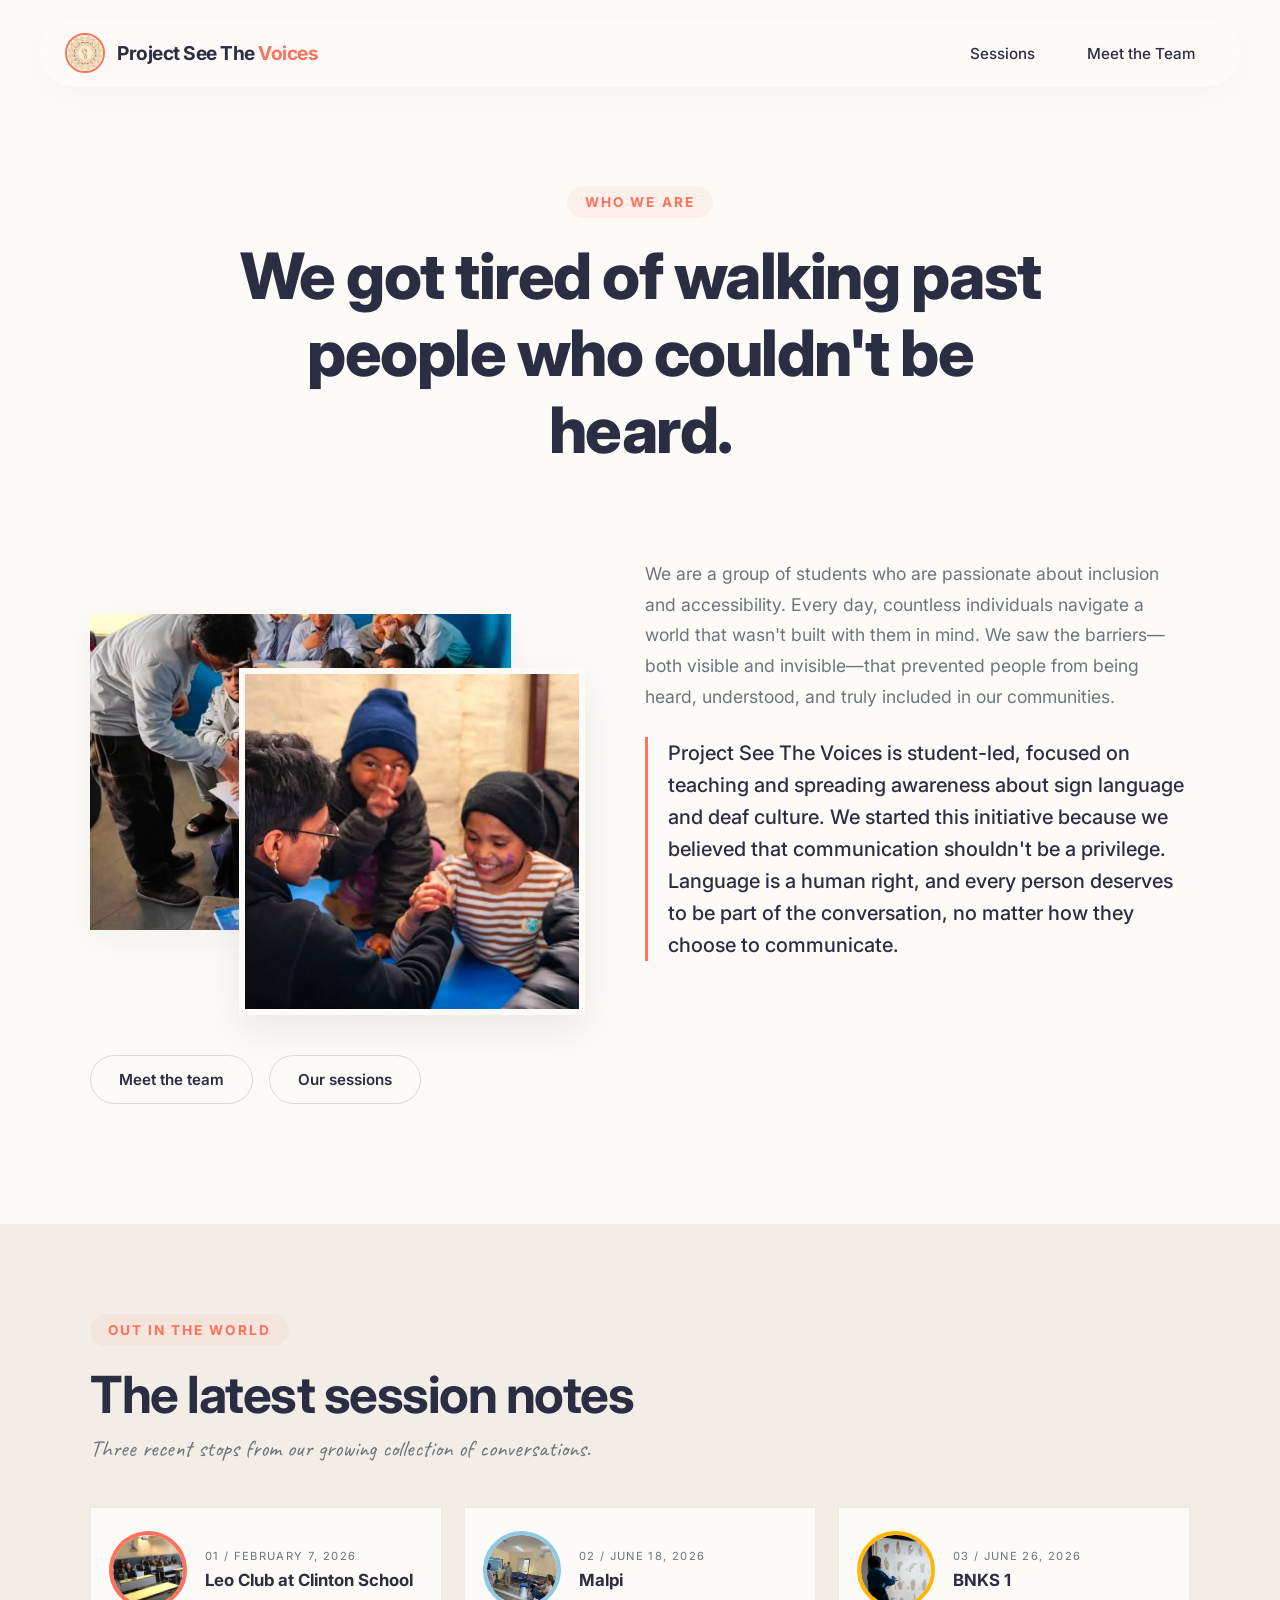
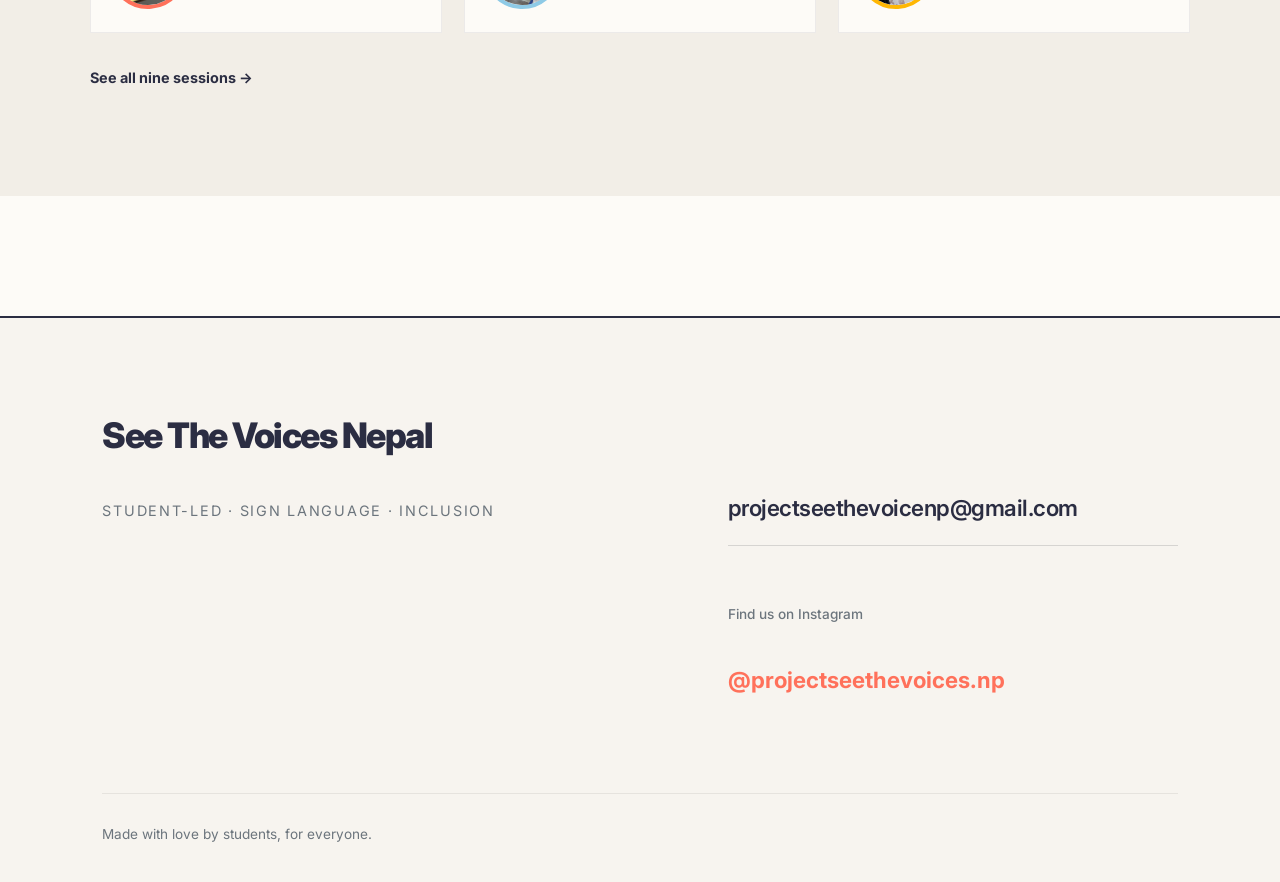
<file: index.html>
﻿<!DOCTYPE html>
<html lang="en">
  <head>
    <meta charset="UTF-8" />
    <meta name="viewport" content="width=device-width, initial-scale=1.0"/>
    <title>
      Project See The Voices Nepal
    </title>
    <link rel="icon" type="image/png" href="images/logo.png" />
    <link rel="stylesheet" href="style.css" />
    <link href="https://fonts.googleapis.com/css2?family=Caveat:wght@400;600;700&family=Patrick+Hand&family=Inter:wght@300;400;500;600&display=swap" rel="stylesheet"/>
  </head>
  <body>
    <nav>
      <a href="index.html" class="nav-left">
        <img class="nav-logo-img" src="images/logo.png">
        <div class="nav-logo">
          Project See The
          <span>
            Voices
          </span>
        </div>
      </a>
      <div class="nav-right">
        <a href="Sections/sessions.html" class="nav-team-btn">
          Sessions
        </a>
        <a href="Sections/team.html" class="nav-team-btn">
          Meet the Team
        </a>
      </div>
    </nav>
    <section class="about-section" id="about">
      <div class="about-inner">
        <div class="about-header">
          <div class="about-tape">
          </div>
          <p class="about-label">
            who we are
          </p>
          <h2>
            We got tired of walking past people who couldn't be heard.
          </h2>
        </div>
        <div class="about-content-wrapper">
          <div class="about-image about-image-2">
            <img src="images/index-photos/image2.jpg" alt="Team moment 2">
          </div>
          <div class="about-image about-image-3">
            <img src="images/index-photos/image3.jpg" alt="Team moment 3">
          </div>
          <div class="about-image about-image-4">
            <img src="images/index-photos/image4.jpg" alt="Team moment 4">
          </div>
          <div class="about-essay">
            <p>
              We are a group of students who are passionate about inclusion and accessibility. Every day, countless individuals navigate a world that wasn't built with them in mind. We saw the barriers—both visible and invisible—that prevented people from being heard, understood, and truly included in our communities.
            </p>
            <p>
              Project See The Voices is student-led, focused on teaching and spreading awareness about sign language and deaf culture. We started this initiative because we believed that communication shouldn't be a privilege. Language is a human right, and every person deserves to be part of the conversation, no matter how they choose to communicate.
            </p>
          </div>
        </div>
        <div class="about-btns">
          <a href="Sections/team.html" class="btn-outline">
            Meet the team
          </a>
          <a href="Sections/sessions.html" class="btn-outline">
            Our sessions
          </a>
        </div>
      </div>
    </section>
    <section class="latest-sessions" aria-labelledby="latest-sessions-title">
      <div class="latest-sessions-heading">
        <p class="about-label">
          out in the world
        </p>
        <h2 id="latest-sessions-title">
          The latest session notes
        </h2>
        <p>
          Three recent stops from our growing collection of conversations.
        </p>
      </div>
      <div class="latest-session-orbit">
        <a class="latest-session latest-session-one" href="Sections/session-2.html">
          <span class="latest-session-icon">
            <img src="images/sessions/02-leo-clinton-school/02-leo-clinton-school-photo-01.jpg" alt="Leo Club visit at Clinton School on February 7, 2026" />
          </span>
          <span>
            <small>
              01 / February 7, 2026
            </small>
            <strong>
              Leo Club at Clinton School
            </strong>
          </span>
        </a>
        <a class="latest-session latest-session-two" href="Sections/session-5.html">
          <span class="latest-session-icon">
            <img src="images/sessions/05-malpi/05-malpi-photo-01.jpg" alt="Malpi visit on June 18, 2026" />
          </span>
          <span>
            <small>
              02 / June 18, 2026
            </small>
            <strong>
              Malpi
            </strong>
          </span>
        </a>
        <a class="latest-session latest-session-three" href="Sections/session-6.html">
          <span class="latest-session-icon">
            <img src="images/sessions/06-bnks-1/06-bnks-1-photo-01.png" alt="BNKS 1 visit on June 26, 2026" />
          </span>
          <span>
            <small>
              03 / June 26, 2026
            </small>
            <strong>
              BNKS 1
            </strong>
          </span>
        </a>
      </div>
      <a class="latest-sessions-all" href="Sections/sessions.html">
        See all nine sessions
        <span aria-hidden="true">
          &#8594;
        </span>
      </a>
    </section>
    <footer id="contact">
      <p class="f-logo">
        See The Voices Nepal
      </p>
      <p>
        Student-Led · Sign Language · Inclusion
      </p>
      <p>
        projectseethevoicenp@gmail.com
      </p>
      <p class="f-insta-label">
        Find us on Instagram
      </p>
      <a href="https://www.instagram.com/projectseethevoices.np/" target="_blank" class="f-insta">
        @projectseethevoices.np
      </a>
      <p class="f-small">
        Made with love by students, for everyone.
      </p>
    </footer>
    <script src="script.js">
    </script>
  </body>
</html>
</file>
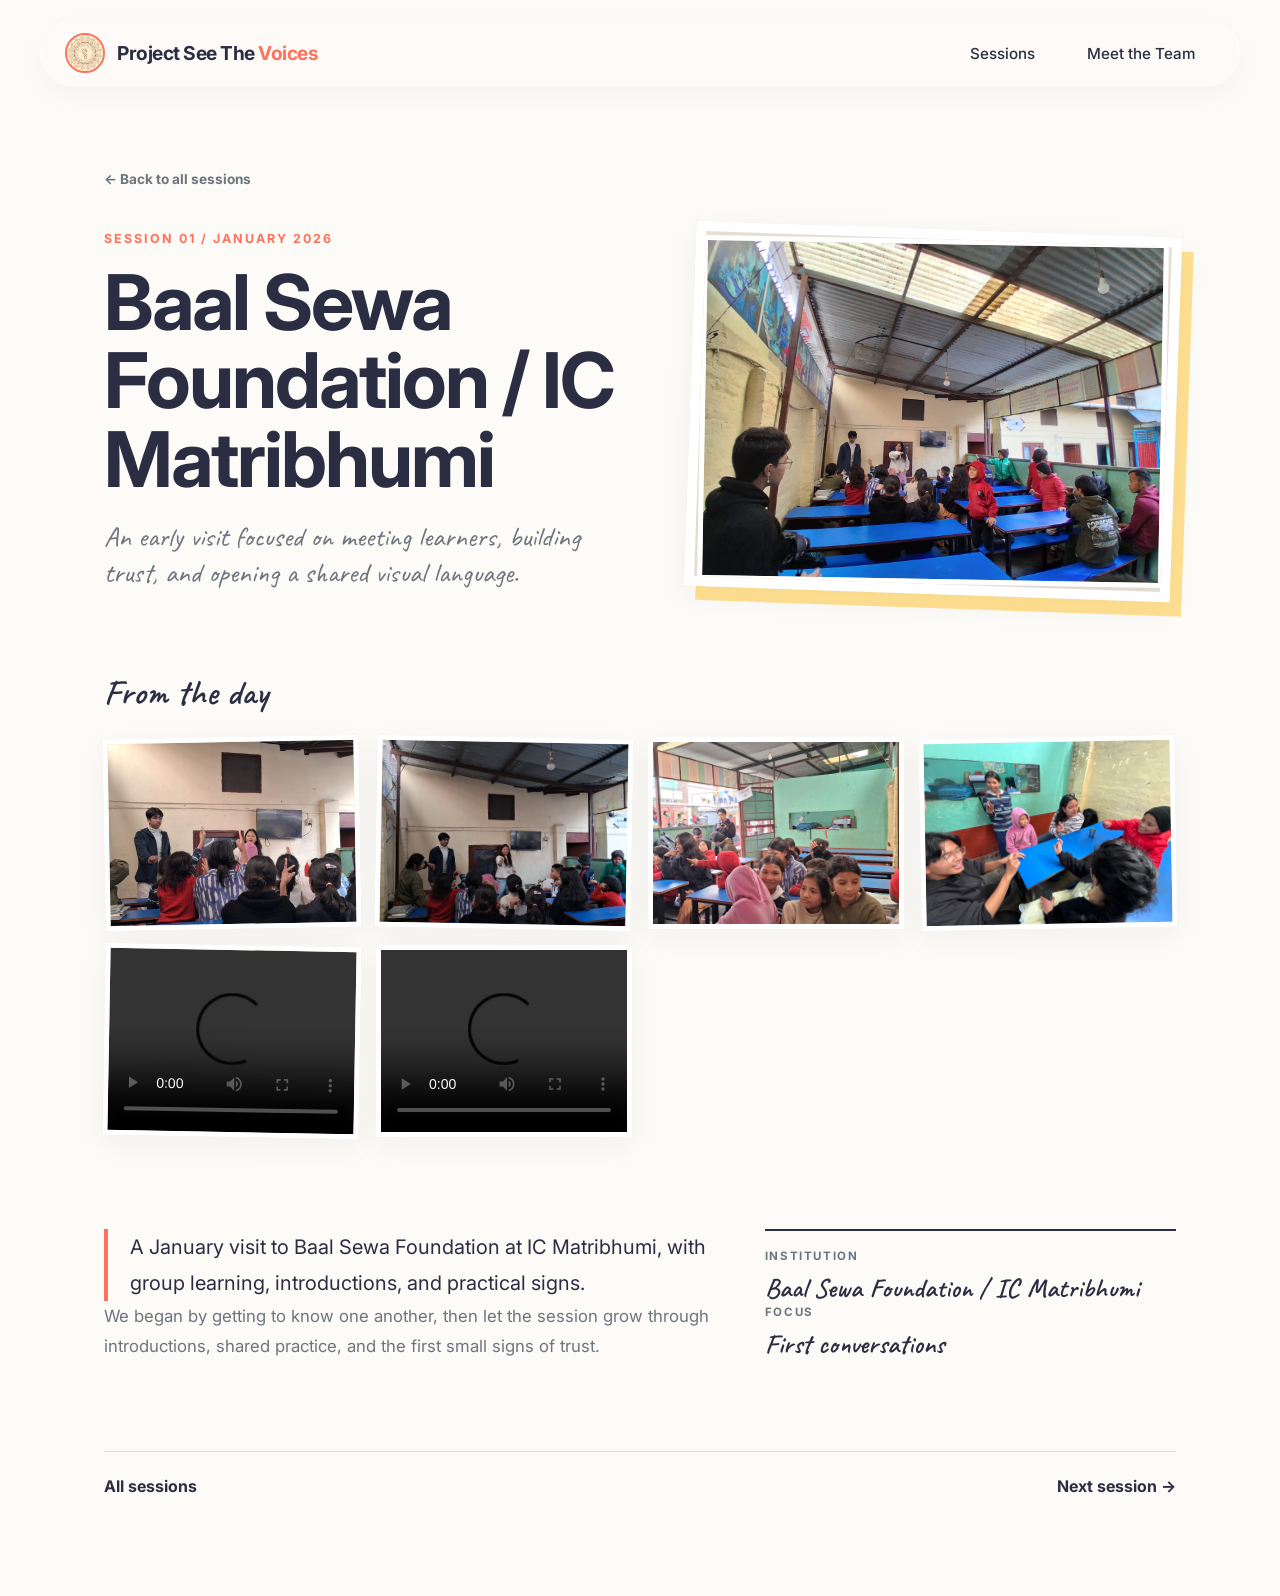
<file: Sections/session-1.html>
﻿<!DOCTYPE html>
<html lang="en">
  <head>
    <meta charset="UTF-8">
    <meta name="viewport" content="width=device-width, initial-scale=1.0">
    <title>
      Session 01 — Leo Club at Clinton School — See The Voices Nepal
    </title>
    <link rel="icon" href="../images/logo.png">
    <link rel="stylesheet" href="session-detail.css">
    <link href="https://fonts.googleapis.com/css2?family=Caveat:wght@400;600;700&family=Patrick+Hand&family=Inter:wght@300;400;500;600&display=swap" rel="stylesheet">
  </head>
  <body>
    <nav>
      <a href="../index.html" class="nav-left">
        <img class="nav-logo-img" src="../images/logo.png" alt="See The Voices logo">
        <div class="nav-logo">
          Project See The
          <span>
            Voices
          </span>
        </div>
      </a>
      <div class="nav-right">
        <a href="sessions.html" class="nav-team-btn">
          Sessions
        </a>
        <a href="team.html" class="nav-team-btn">
          Meet the Team
        </a>
      </div>
    </nav>
    <main class="session-detail" data-session="1">
      <a class="session-detail-back" href="sessions.html">
        &#8592; Back to all sessions
      </a>
      <div class="session-detail-header">
        <div>
          <p class="session-detail-kicker">
            Session 01 / February 7, 2026
          </p>
          <h1>
            Leo Club at Clinton School
          </h1>
          <p class="session-detail-lede">
            A documented visit with Leo Club at Clinton School in February 2026.
          </p>
        </div>
        <figure class="session-detail-image">
          <img src="../images/sessions/01-baal-sewa-matribhum/01-baal-sewa-matribhum-photo-01.jpg" alt="Baal Sewa Foundation visit in January 2026">
        </figure>
      </div>
      <div class="session-detail-copy">
        <div>
          <p>
            On February 7, 2026, See The Voices visited Clinton School with Leo Club. This page records the visit name and date supplied with the photographs.
          </p>
          <p>
            We began by getting to know one another, then let the session grow through introductions, shared practice, and the first small signs of trust.
          </p>
        </div>
        <aside class="session-detail-fact">
          <span>
            Institution
          </span>
          <strong>
            Clinton School
          </strong>
          <span>
            Focus
          </span>
          <strong>
            Leo Club visit
          </strong>
        </aside>
      </div>
      <div class="session-detail-next">
        <a href="sessions.html">
          All sessions
        </a>
        <a href="session-2.html">
          Next session &#8594;
        </a>
      </div>
    </main>
  </body>
  <script src="session-gallery.js"></script>
</html>
</file>
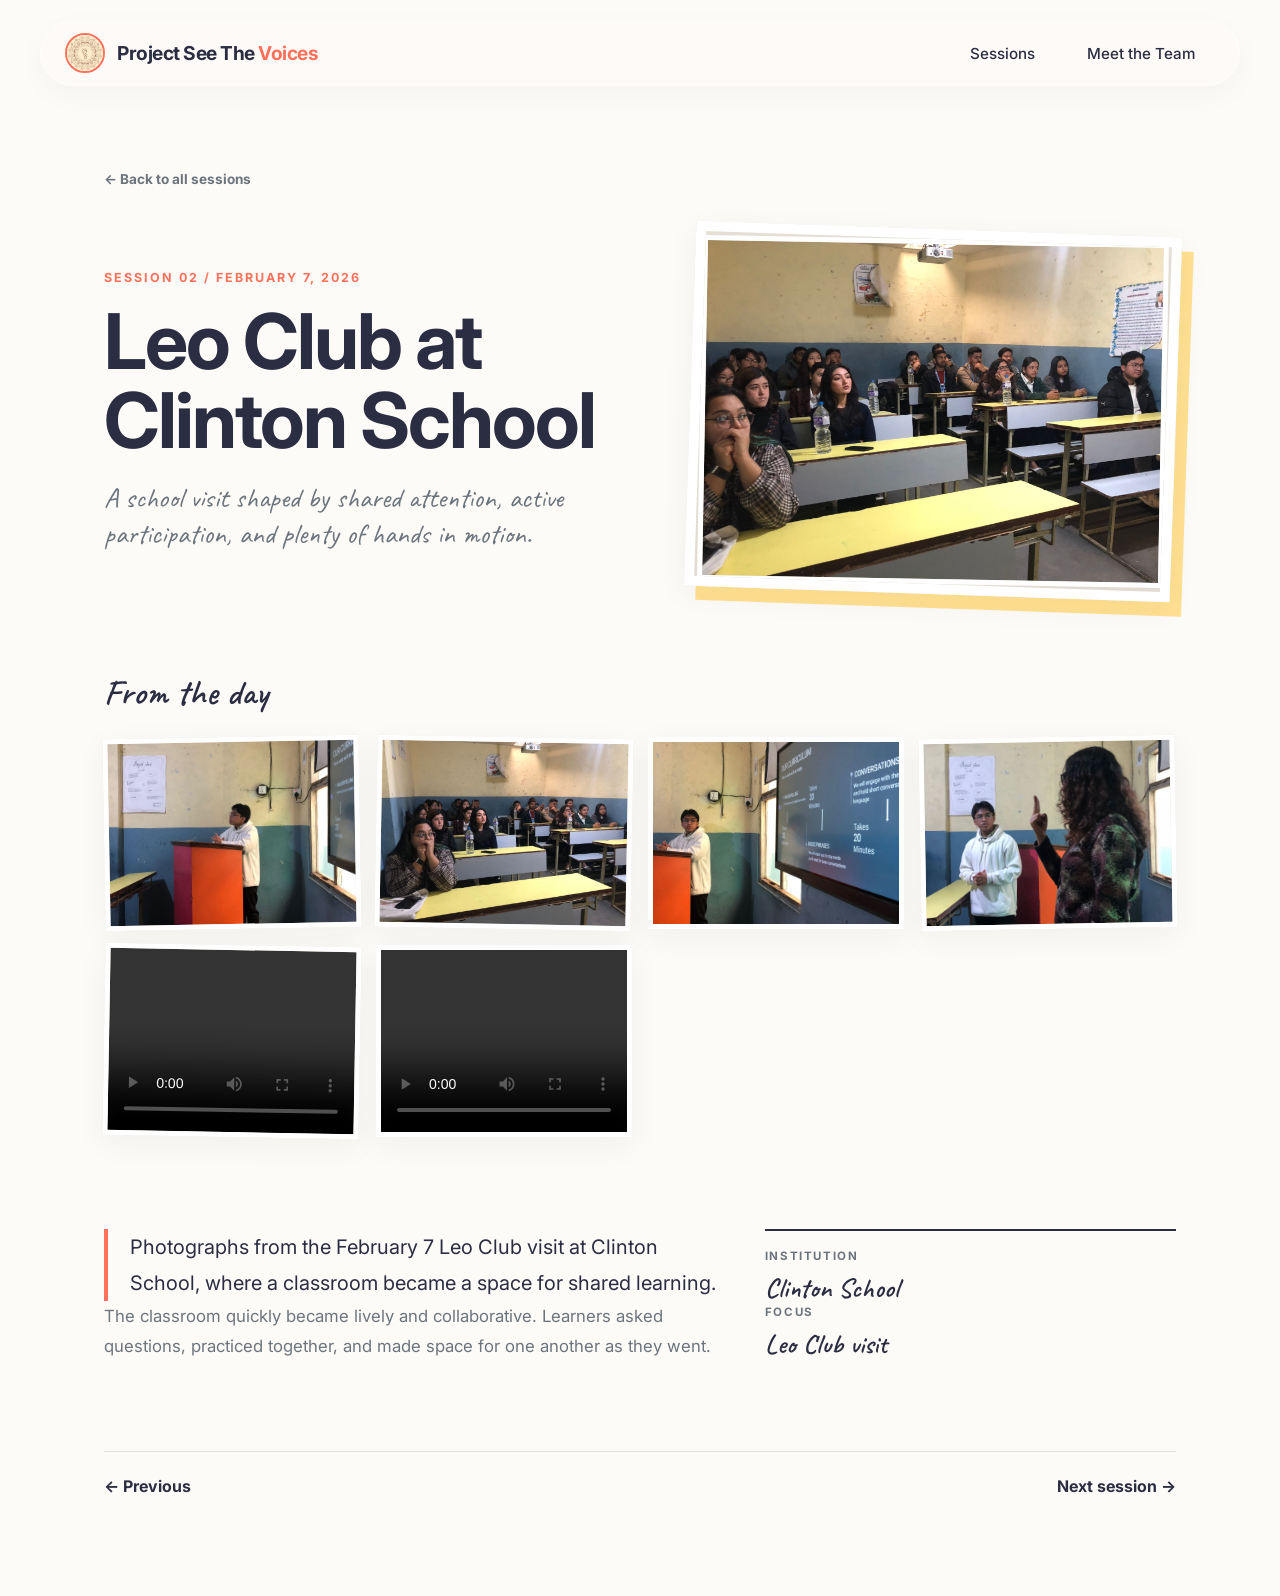
<file: Sections/session-2.html>
﻿<!DOCTYPE html>
<html lang="en">
  <head>
    <meta charset="UTF-8">
    <meta name="viewport" content="width=device-width, initial-scale=1.0">
    <title>
      Session 02 — Malpi — See The Voices Nepal
    </title>
    <link rel="icon" href="../images/logo.png">
    <link rel="stylesheet" href="session-detail.css">
    <link href="https://fonts.googleapis.com/css2?family=Caveat:wght@400;600;700&family=Patrick+Hand&family=Inter:wght@300;400;500;600&display=swap" rel="stylesheet">
  </head>
  <body>
    <nav>
      <a href="../index.html" class="nav-left">
        <img class="nav-logo-img" src="../images/logo.png" alt="See The Voices logo">
        <div class="nav-logo">
          Project See The
          <span>
            Voices
          </span>
        </div>
      </a>
      <div class="nav-right">
        <a href="sessions.html" class="nav-team-btn">
          Sessions
        </a>
        <a href="team.html" class="nav-team-btn">
          Meet the Team
        </a>
      </div>
    </nav>
    <main class="session-detail" data-session="2">
      <a class="session-detail-back" href="sessions.html">
        &#8592; Back to all sessions
      </a>
      <div class="session-detail-header">
        <div>
          <p class="session-detail-kicker">
            Session 02 / June 18, 2026
          </p>
          <h1>
            Malpi
          </h1>
          <p class="session-detail-lede">
            A documented visit to Malpi on June 18, 2026.
          </p>
        </div>
        <figure class="session-detail-image">
          <video controls preload="metadata" aria-label="Video from the Malpi visit on June 18, 2026">
            <source src="../images/sessions/02-leo-clinton-school/02-leo-clinton-school-video-01.mp4" type="video/mp4">
            Your browser does not support this video.
          </video>
        </figure>
      </div>
      <div class="session-detail-copy">
        <div>
          <p>
            On June 18, 2026, See The Voices visited Malpi. This page records the visit name and date supplied with the media archive.
          </p>
          <p>
            The classroom quickly became lively and collaborative. Learners asked questions, practiced together, and made space for one another as they went.
          </p>
        </div>
        <aside class="session-detail-fact">
          <span>
            Institution
          </span>
          <strong>
            Malpi
          </strong>
          <span>
            Focus
          </span>
          <strong>
            Visit record
          </strong>
        </aside>
      </div>
      <div class="session-detail-next">
        <a href="session-1.html">
          &#8592; Previous
        </a>
        <a href="session-3.html">
          Next session &#8594;
        </a>
      </div>
    </main>
  </body>
  <script src="session-gallery.js"></script>
</html>
</file>
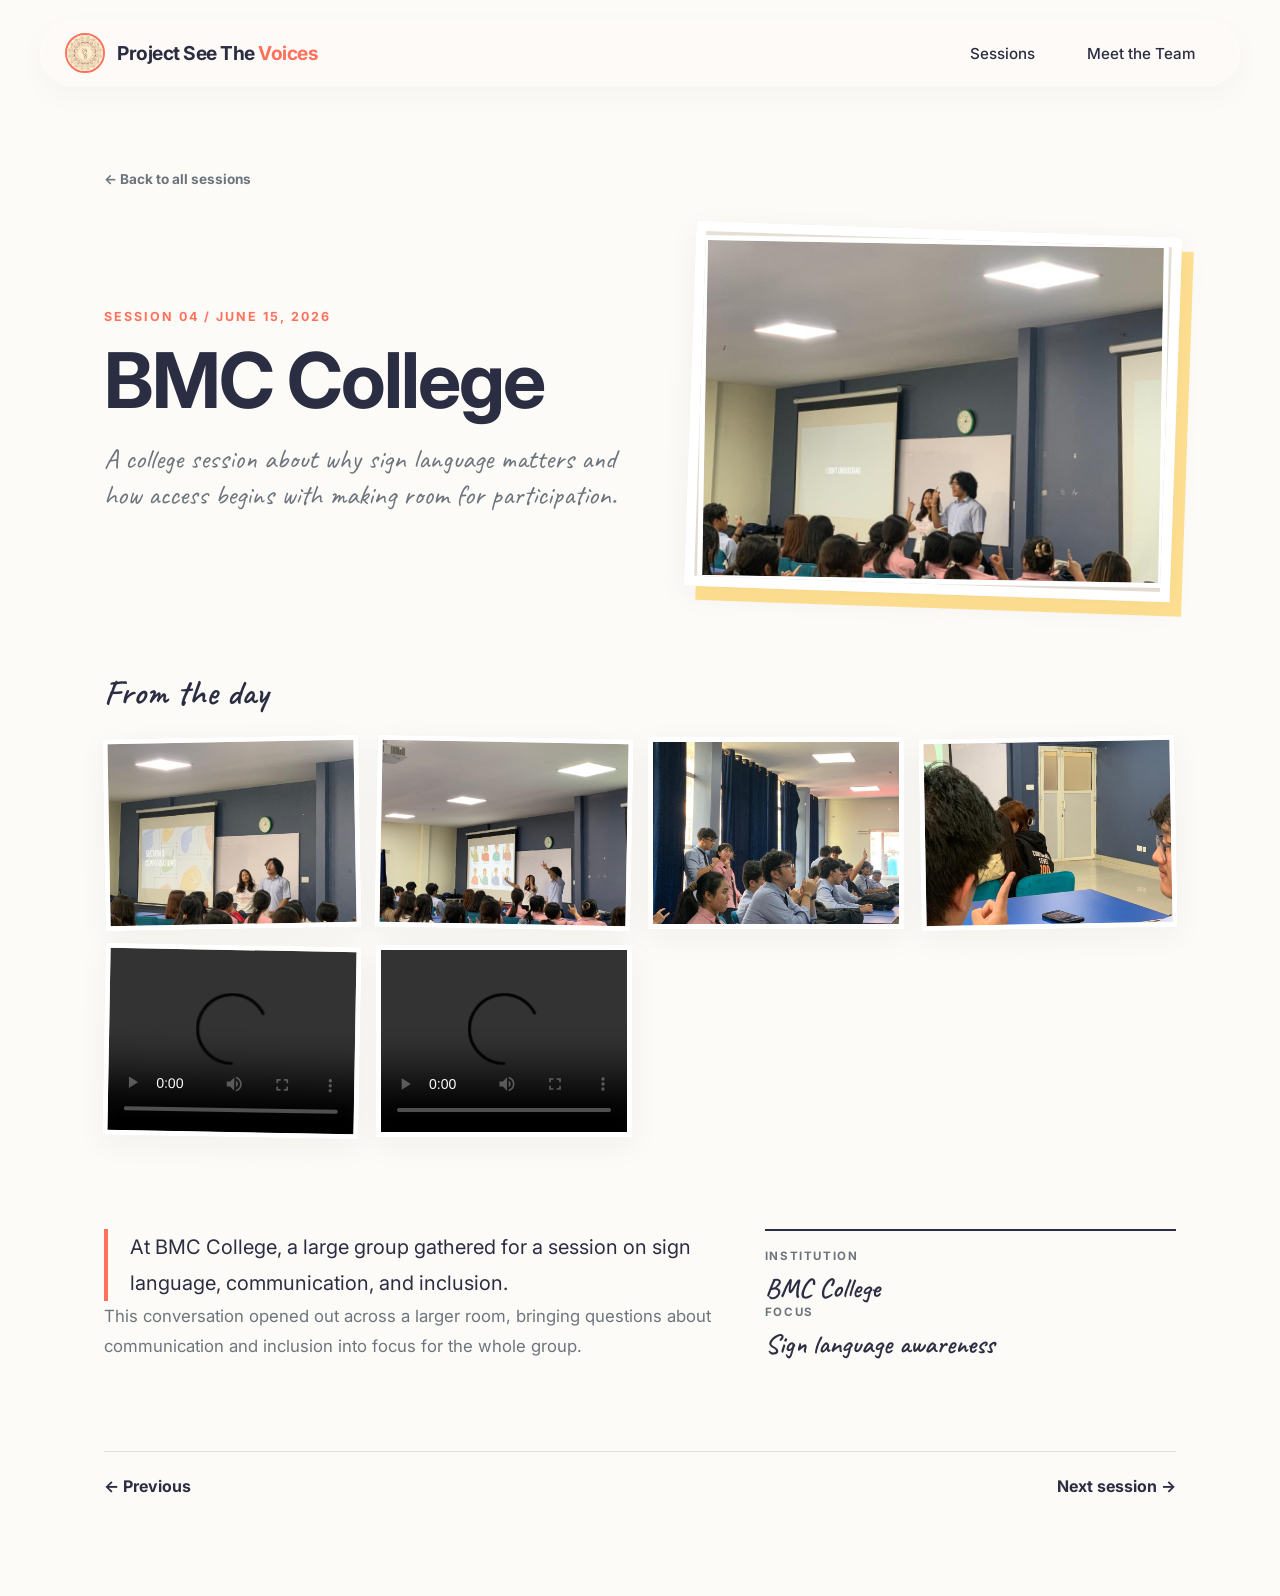
<file: Sections/session-4.html>
﻿<!DOCTYPE html>
<html lang="en">
  <head>
    <meta charset="UTF-8">
    <meta name="viewport" content="width=device-width, initial-scale=1.0">
    <title>
      Session 04 — See The Voices Nepal
    </title>
    <link rel="icon" href="../images/logo.png">
    <link rel="stylesheet" href="session-detail.css">
    <link href="https://fonts.googleapis.com/css2?family=Caveat:wght@400;600;700&family=Patrick+Hand&family=Inter:wght@300;400;500;600&display=swap" rel="stylesheet">
  </head>
  <body>
    <nav>
      <a href="../index.html" class="nav-left">
        <img class="nav-logo-img" src="../images/logo.png" alt="See The Voices logo">
        <div class="nav-logo">
          Project See The
          <span>
            Voices
          </span>
        </div>
      </a>
      <div class="nav-right">
        <a href="sessions.html" class="nav-team-btn">
          Sessions
        </a>
        <a href="team.html" class="nav-team-btn">
          Meet the Team
        </a>
      </div>
    </nav>
    <main class="session-detail" data-session="4">
      <a class="session-detail-back" href="sessions.html">
        &#8592; Back to all sessions
      </a>
      <div class="session-detail-header">
        <div>
          <p class="session-detail-kicker">
            Session 04 / listen differently
          </p>
          <h1>
            Deaf culture and access
          </h1>
          <p class="session-detail-lede">
            Session details and media are not published yet.
          </p>
        </div>
        <figure class="session-detail-image session-media-pending">
          Media coming soon
        </figure>
      </div>
      <div class="session-detail-copy">
        <div>
          <p>
            The session record is ready for the visit details and media to be added.
          </p>
          <p>
            No supplied photographs, videos, institution name, or reflections are available for this session yet.
          </p>
        </div>
        <aside class="session-detail-fact">
          <span>
            Institution
          </span>
          <strong>
            Details pending
          </strong>
          <span>
            Focus
          </span>
          <strong>
            Not yet published
          </strong>
        </aside>
      </div>
      <div class="session-detail-next">
        <a href="session-3.html">
          &#8592; Previous
        </a>
        <a href="session-5.html">
          Next session &#8594;
        </a>
      </div>
    </main>
  </body>
  <script src="session-gallery.js"></script>
</html>
</file>
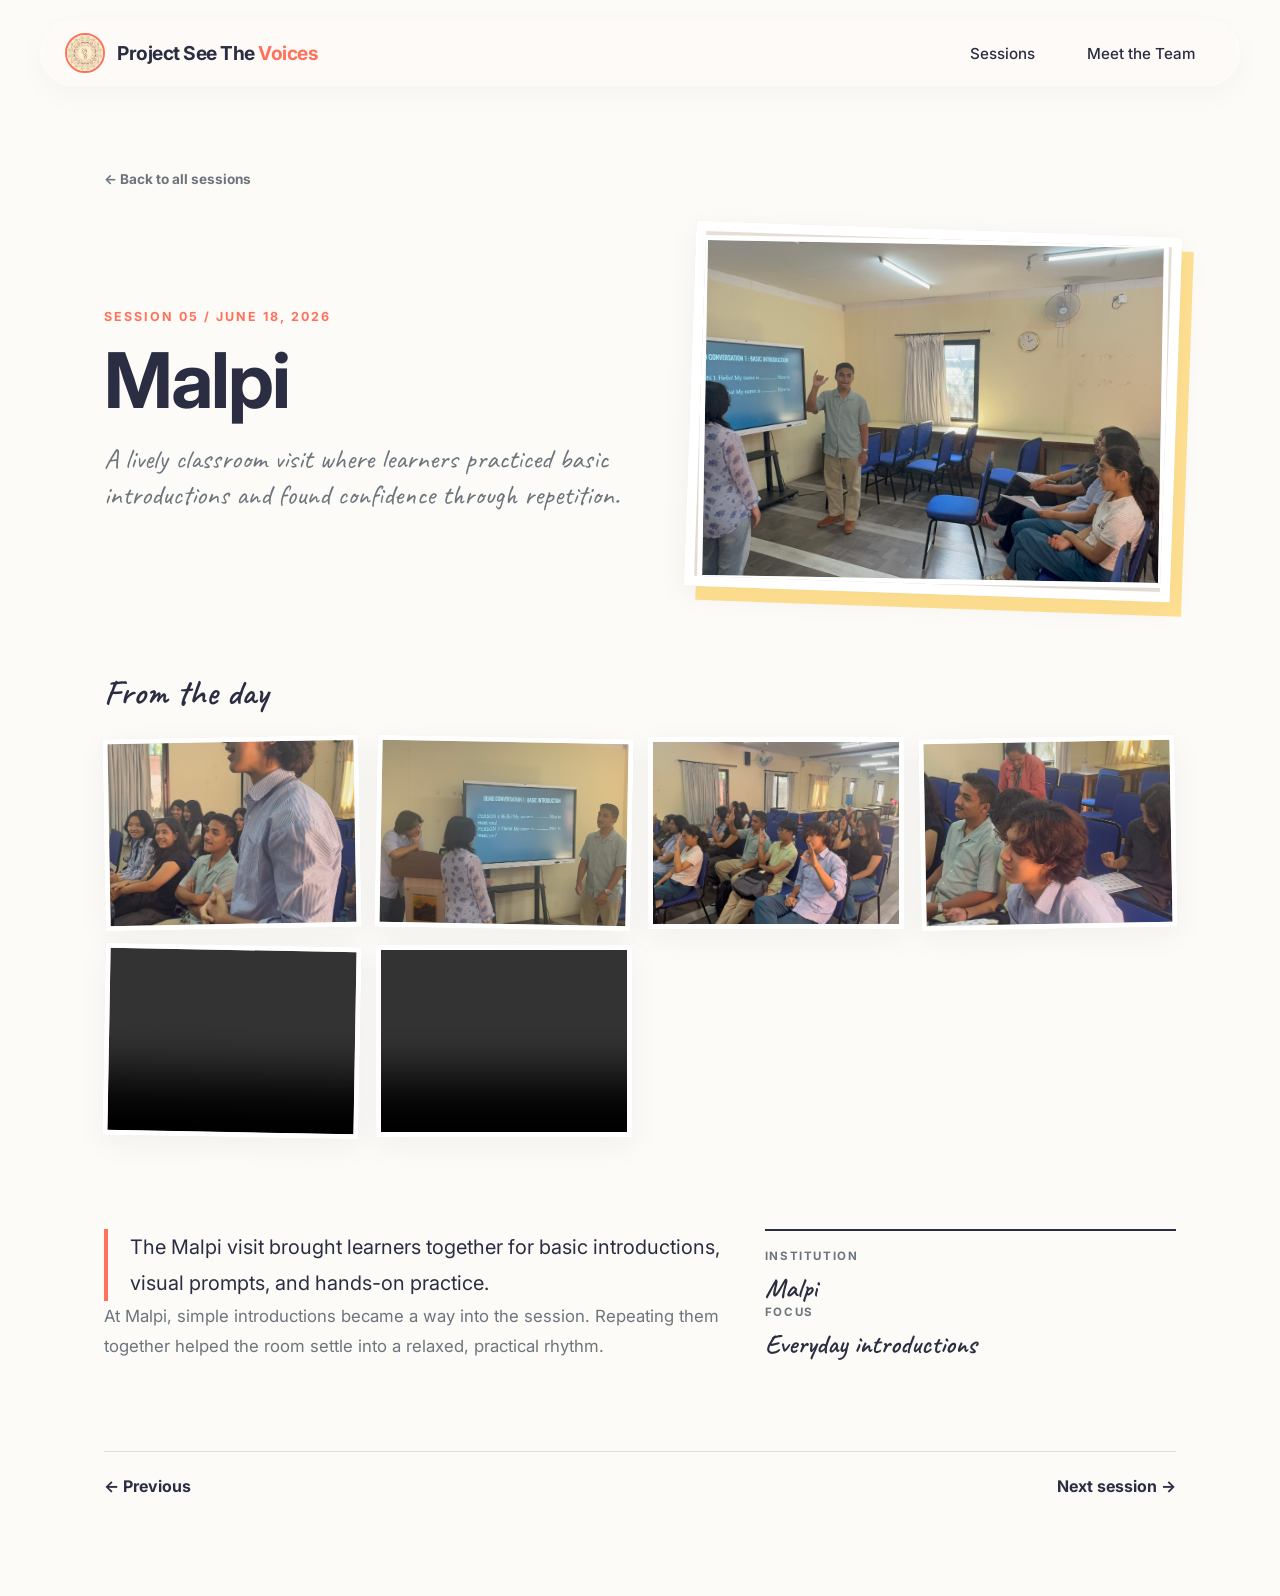
<file: Sections/session-5.html>
﻿<!DOCTYPE html>
<html lang="en">
  <head>
    <meta charset="UTF-8">
    <meta name="viewport" content="width=device-width, initial-scale=1.0">
    <title>
      Session 05 — See The Voices Nepal
    </title>
    <link rel="icon" href="../images/logo.png">
    <link rel="stylesheet" href="session-detail.css">
    <link href="https://fonts.googleapis.com/css2?family=Caveat:wght@400;600;700&family=Patrick+Hand&family=Inter:wght@300;400;500;600&display=swap" rel="stylesheet">
  </head>
  <body>
    <nav>
      <a href="../index.html" class="nav-left">
        <img class="nav-logo-img" src="../images/logo.png" alt="See The Voices logo">
        <div class="nav-logo">
          Project See The
          <span>
            Voices
          </span>
        </div>
      </a>
      <div class="nav-right">
        <a href="sessions.html" class="nav-team-btn">
          Sessions
        </a>
        <a href="team.html" class="nav-team-btn">
          Meet the Team
        </a>
      </div>
    </nav>
    <main class="session-detail" data-session="5">
      <a class="session-detail-back" href="sessions.html">
        &#8592; Back to all sessions
      </a>
      <div class="session-detail-header">
        <div>
          <p class="session-detail-kicker">
            Session 05 / practice room
          </p>
          <h1>
            Learning without fear
          </h1>
          <p class="session-detail-lede">
            Session details and media are not published yet.
          </p>
        </div>
        <figure class="session-detail-image session-media-pending">
          Media coming soon
        </figure>
      </div>
      <div class="session-detail-copy">
        <div>
          <p>
            The session record is ready for the visit details and media to be added.
          </p>
          <p>
            No supplied photographs, videos, institution name, or reflections are available for this session yet.
          </p>
        </div>
        <aside class="session-detail-fact">
          <span>
            Institution
          </span>
          <strong>
            Details pending
          </strong>
          <span>
            Focus
          </span>
          <strong>
            Not yet published
          </strong>
        </aside>
      </div>
      <div class="session-detail-next">
        <a href="session-4.html">
          &#8592; Previous
        </a>
        <a href="session-6.html">
          Next session &#8594;
        </a>
      </div>
    </main>
  </body>
  <script src="session-gallery.js"></script>
</html>
</file>
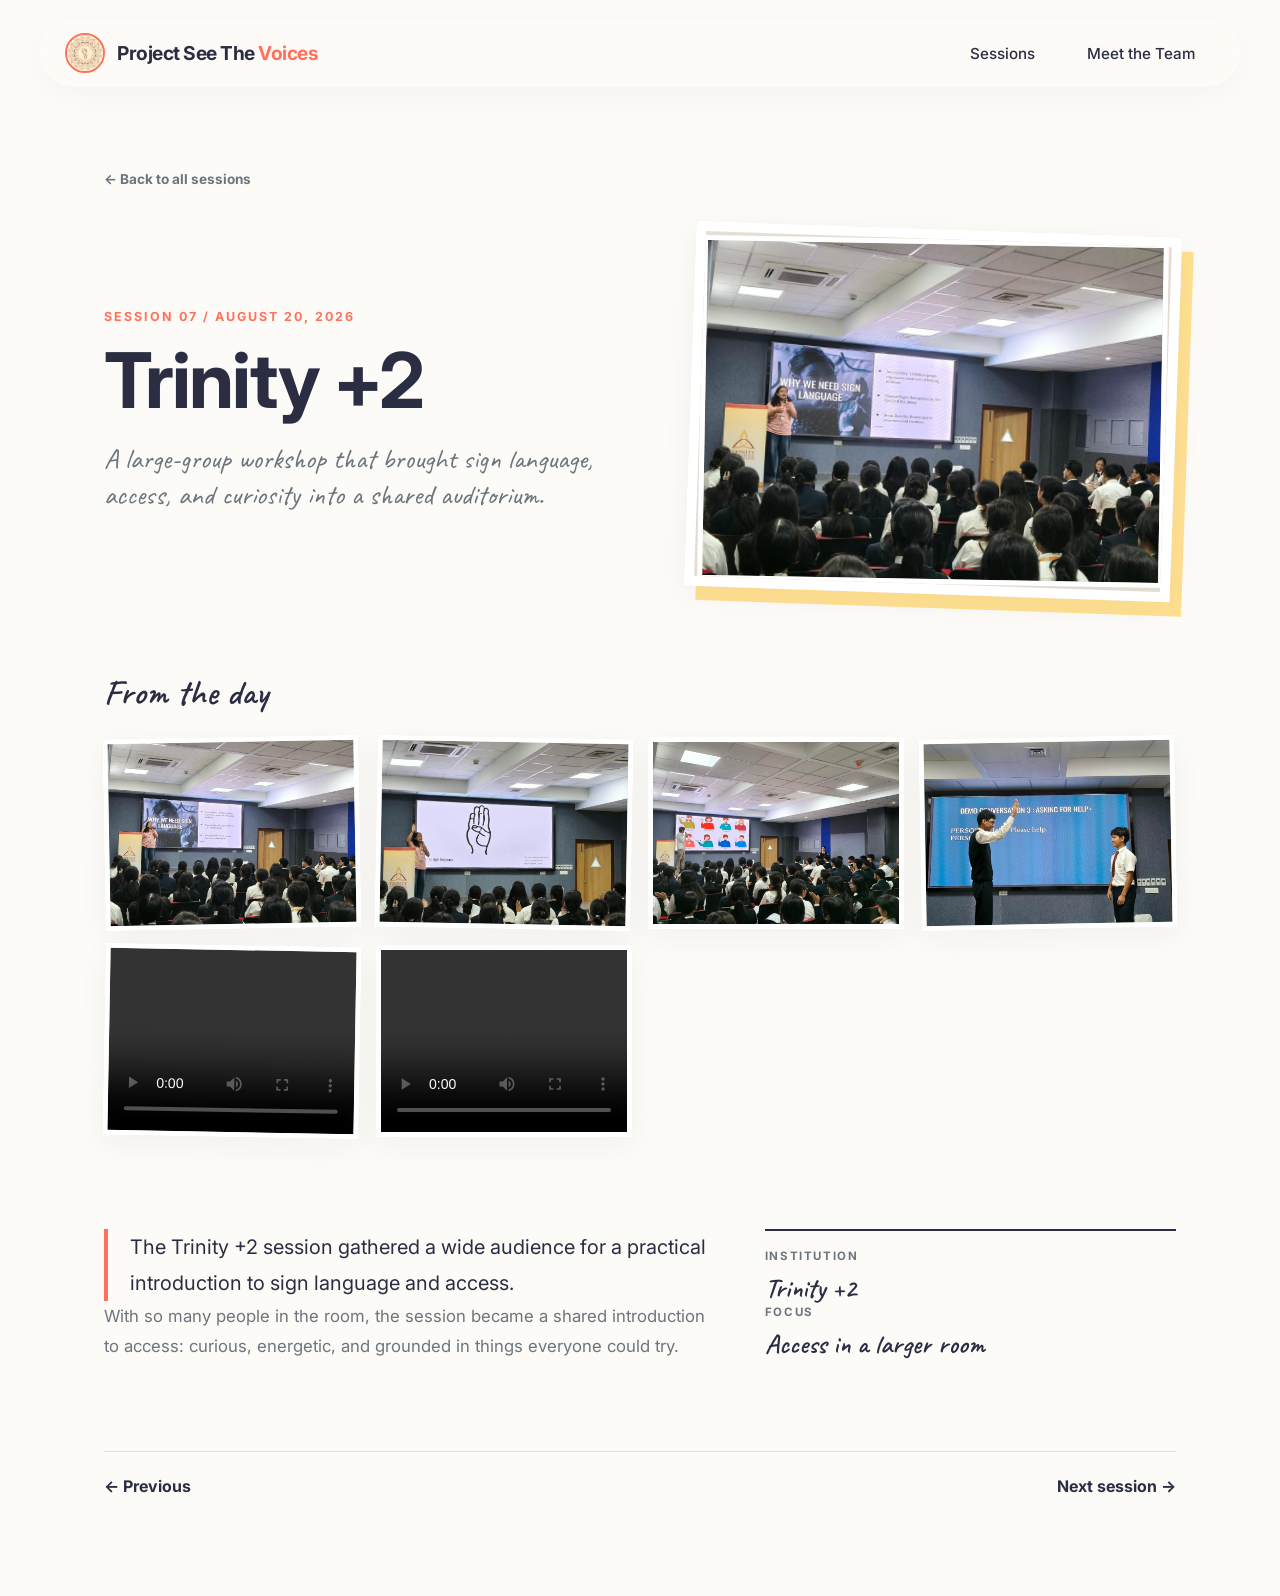
<file: Sections/session-7.html>
﻿<!DOCTYPE html>
<html lang="en">
  <head>
    <meta charset="UTF-8">
    <meta name="viewport" content="width=device-width, initial-scale=1.0">
    <title>
      Session 07 — See The Voices Nepal
    </title>
    <link rel="icon" href="../images/logo.png">
    <link rel="stylesheet" href="session-detail.css">
    <link href="https://fonts.googleapis.com/css2?family=Caveat:wght@400;600;700&family=Patrick+Hand&family=Inter:wght@300;400;500;600&display=swap" rel="stylesheet">
  </head>
  <body>
    <nav>
      <a href="../index.html" class="nav-left">
        <img class="nav-logo-img" src="../images/logo.png" alt="See The Voices logo">
        <div class="nav-logo">
          Project See The
          <span>
            Voices
          </span>
        </div>
      </a>
      <div class="nav-right">
        <a href="sessions.html" class="nav-team-btn">
          Sessions
        </a>
        <a href="team.html" class="nav-team-btn">
          Meet the Team
        </a>
      </div>
    </nav>
    <main class="session-detail" data-session="7">
      <a class="session-detail-back" href="sessions.html">
        &#8592; Back to all sessions
      </a>
      <div class="session-detail-header">
        <div>
          <p class="session-detail-kicker">
            Session 07 / new voices
          </p>
          <h1>
            A room that listens
          </h1>
          <p class="session-detail-lede">
            Session details and media are not published yet.
          </p>
        </div>
        <figure class="session-detail-image session-media-pending">
          Media coming soon
        </figure>
      </div>
      <div class="session-detail-copy">
        <div>
          <p>
            The session record is ready for the visit details and media to be added.
          </p>
          <p>
            No supplied photographs, videos, institution name, or reflections are available for this session yet.
          </p>
        </div>
        <aside class="session-detail-fact">
          <span>
            Institution
          </span>
          <strong>
            Details pending
          </strong>
          <span>
            Focus
          </span>
          <strong>
            Not yet published
          </strong>
        </aside>
      </div>
      <div class="session-detail-next">
        <a href="session-6.html">
          &#8592; Previous
        </a>
        <a href="session-8.html">
          Next session &#8594;
        </a>
      </div>
    </main>
  </body>
  <script src="session-gallery.js"></script>
</html>
</file>
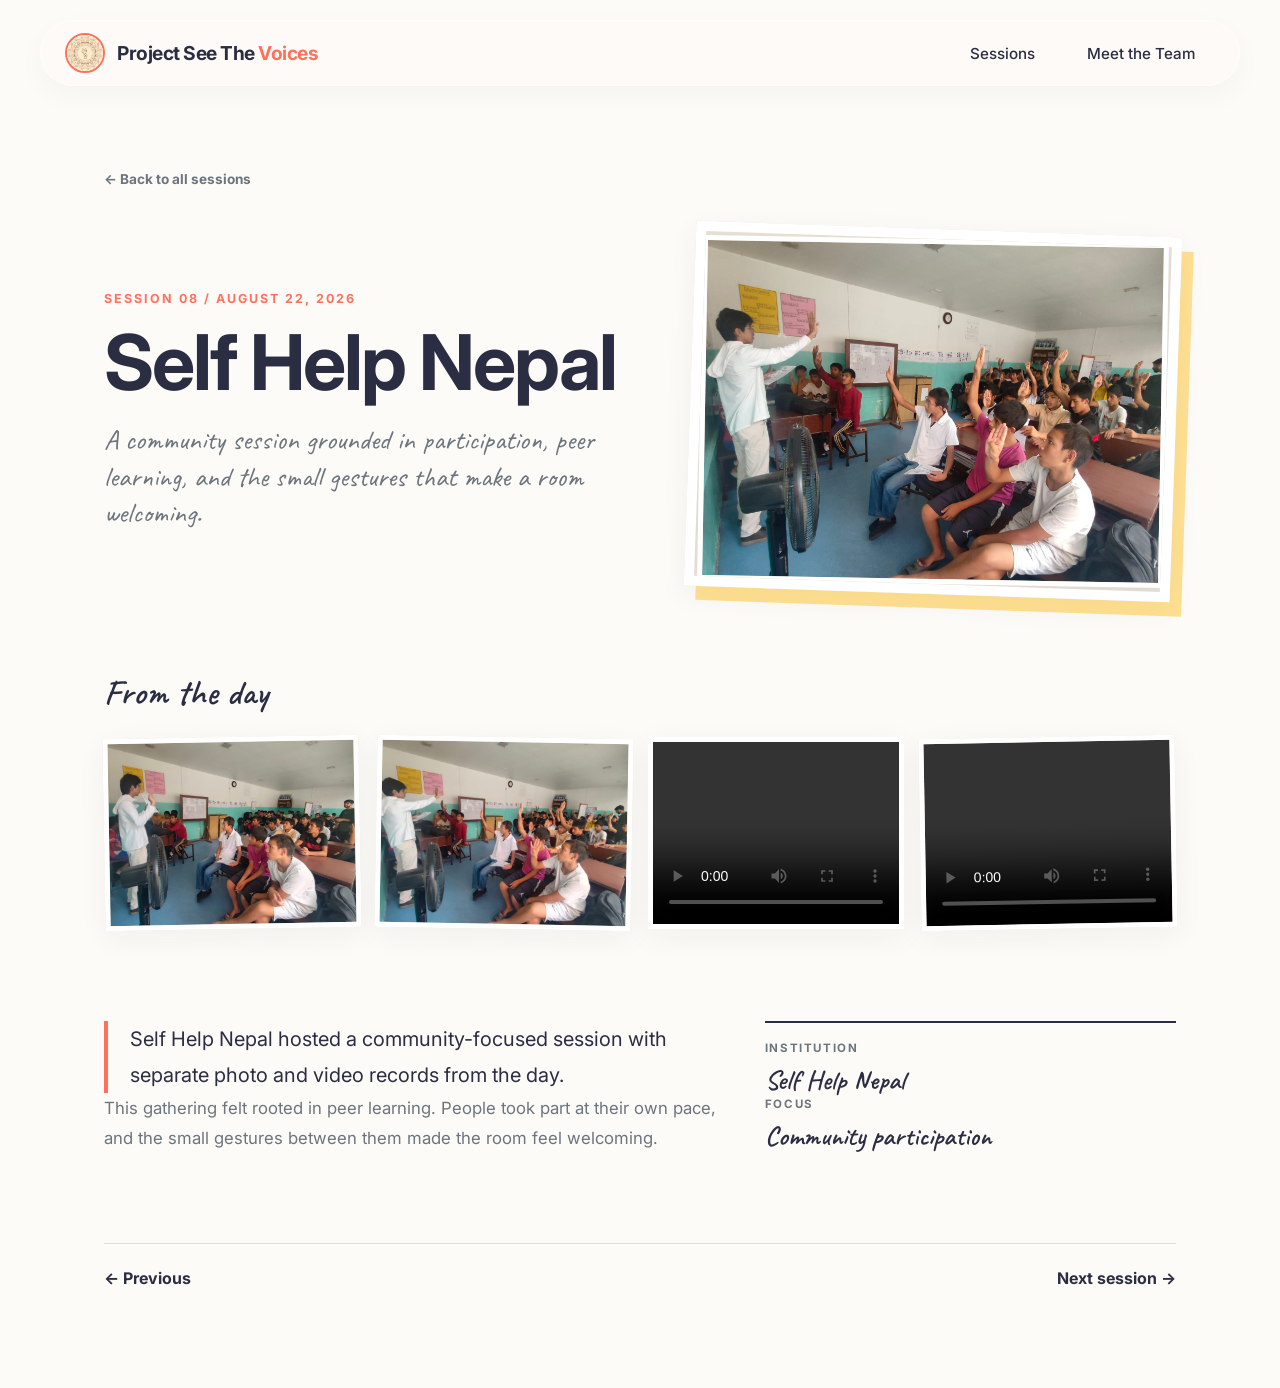
<file: Sections/session-8.html>
﻿<!DOCTYPE html>
<html lang="en">
  <head>
    <meta charset="UTF-8">
    <meta name="viewport" content="width=device-width, initial-scale=1.0">
    <title>
      Session 08 — See The Voices Nepal
    </title>
    <link rel="icon" href="../images/logo.png">
    <link rel="stylesheet" href="session-detail.css">
    <link href="https://fonts.googleapis.com/css2?family=Caveat:wght@400;600;700&family=Patrick+Hand&family=Inter:wght@300;400;500;600&display=swap" rel="stylesheet">
  </head>
  <body>
    <nav>
      <a href="../index.html" class="nav-left">
        <img class="nav-logo-img" src="../images/logo.png" alt="See The Voices logo">
        <div class="nav-logo">
          Project See The
          <span>
            Voices
          </span>
        </div>
      </a>
      <div class="nav-right">
        <a href="sessions.html" class="nav-team-btn">
          Sessions
        </a>
        <a href="team.html" class="nav-team-btn">
          Meet the Team
        </a>
      </div>
    </nav>
    <main class="session-detail" data-session="8">
      <a class="session-detail-back" href="sessions.html">
        &#8592; Back to all sessions
      </a>
      <div class="session-detail-header">
        <div>
          <p class="session-detail-kicker">
            Session 08 / small gestures
          </p>
          <h1>
            Access in action
          </h1>
          <p class="session-detail-lede">
            Session details and media are not published yet.
          </p>
        </div>
        <figure class="session-detail-image session-media-pending">
          Media coming soon
        </figure>
      </div>
      <div class="session-detail-copy">
        <div>
          <p>
            The session record is ready for the visit details and media to be added.
          </p>
          <p>
            No supplied photographs, videos, institution name, or reflections are available for this session yet.
          </p>
        </div>
        <aside class="session-detail-fact">
          <span>
            Institution
          </span>
          <strong>
            Details pending
          </strong>
          <span>
            Focus
          </span>
          <strong>
            Not yet published
          </strong>
        </aside>
      </div>
      <div class="session-detail-next">
        <a href="session-7.html">
          &#8592; Previous
        </a>
        <a href="session-9.html">
          Next session &#8594;
        </a>
      </div>
    </main>
  </body>
  <script src="session-gallery.js"></script>
</html>
</file>
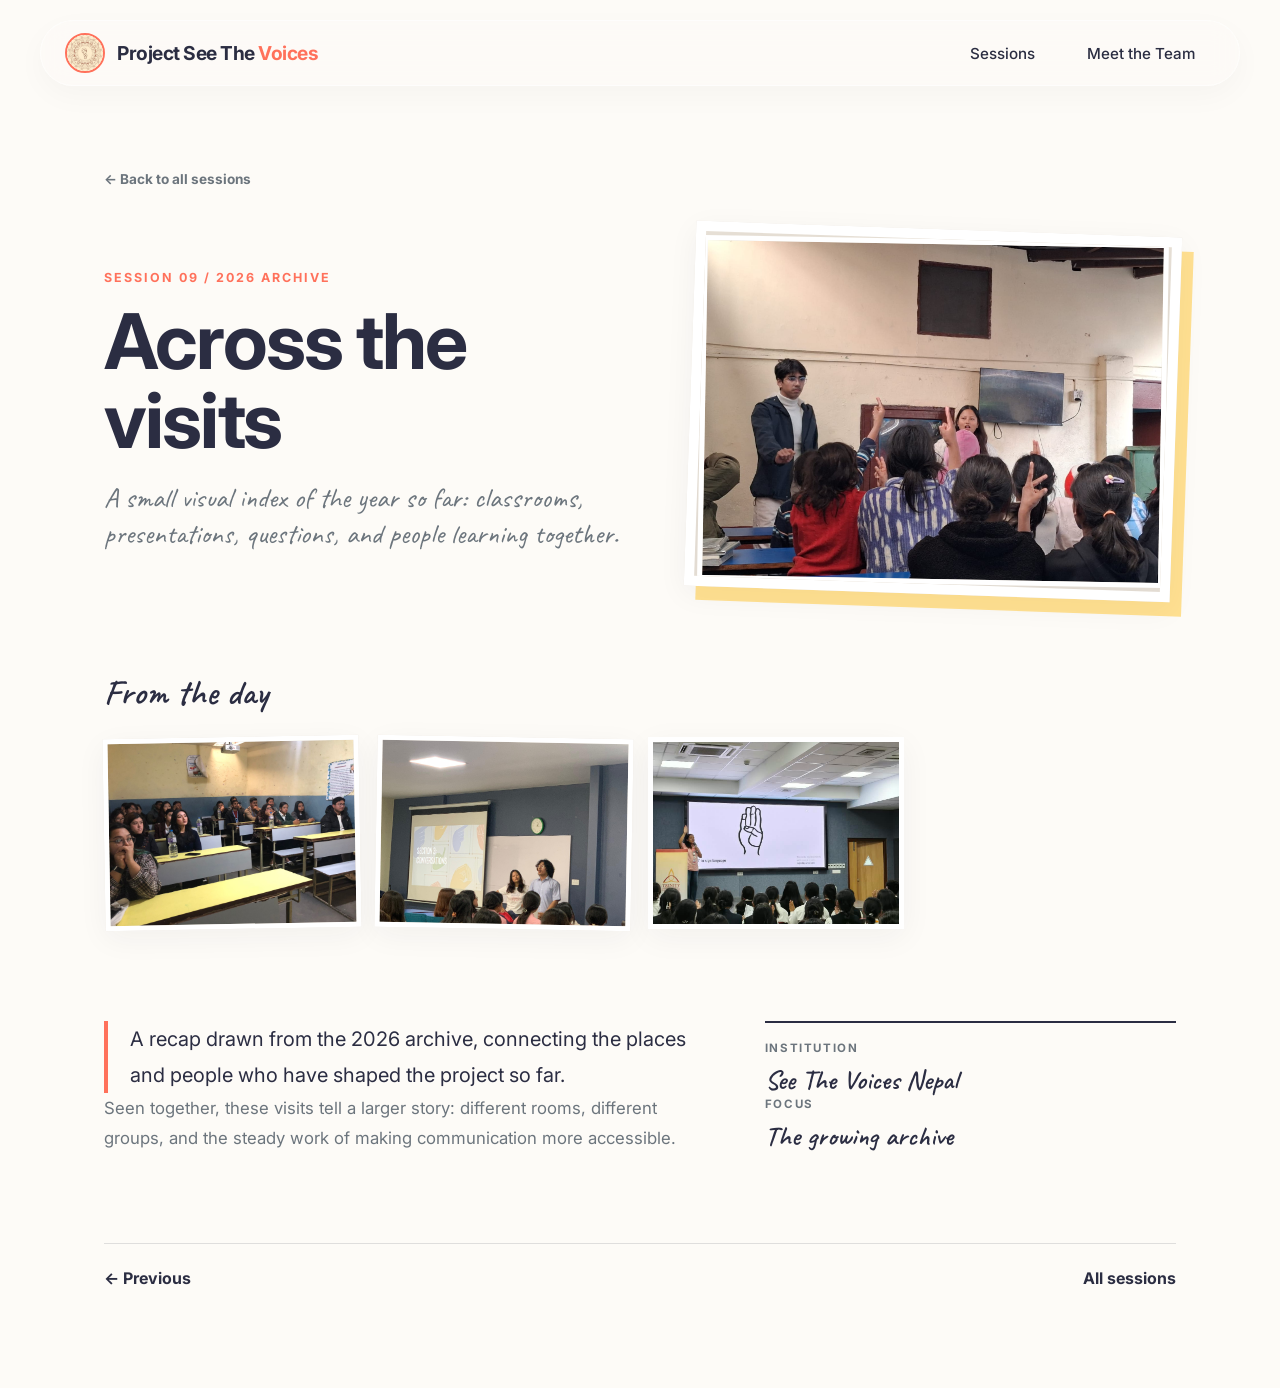
<file: Sections/session-9.html>
﻿<!DOCTYPE html>
<html lang="en">
  <head>
    <meta charset="UTF-8">
    <meta name="viewport" content="width=device-width, initial-scale=1.0">
    <title>
      Session 09 — See The Voices Nepal
    </title>
    <link rel="icon" href="../images/logo.png">
    <link rel="stylesheet" href="session-detail.css">
    <link href="https://fonts.googleapis.com/css2?family=Caveat:wght@400;600;700&family=Patrick+Hand&family=Inter:wght@300;400;500;600&display=swap" rel="stylesheet">
  </head>
  <body>
    <nav>
      <a href="../index.html" class="nav-left">
        <img class="nav-logo-img" src="../images/logo.png" alt="See The Voices logo">
        <div class="nav-logo">
          Project See The
          <span>
            Voices
          </span>
        </div>
      </a>
      <div class="nav-right">
        <a href="sessions.html" class="nav-team-btn">
          Sessions
        </a>
        <a href="team.html" class="nav-team-btn">
          Meet the Team
        </a>
      </div>
    </nav>
    <main class="session-detail" data-session="9">
      <a class="session-detail-back" href="sessions.html">
        &#8592; Back to all sessions
      </a>
      <div class="session-detail-header">
        <div>
          <p class="session-detail-kicker">
            Session 09 / looking forward
          </p>
          <h1>
            What we carry on
          </h1>
          <p class="session-detail-lede">
            Session details and media are not published yet.
          </p>
        </div>
        <figure class="session-detail-image session-media-pending">
          Media coming soon
        </figure>
      </div>
      <div class="session-detail-copy">
        <div>
          <p>
            The session record is ready for the visit details and media to be added.
          </p>
          <p>
            No supplied photographs, videos, institution name, or reflections are available for this session yet.
          </p>
        </div>
        <aside class="session-detail-fact">
          <span>
            Institution
          </span>
          <strong>
            Details pending
          </strong>
          <span>
            Focus
          </span>
          <strong>
            Not yet published
          </strong>
        </aside>
      </div>
      <div class="session-detail-next">
        <a href="session-8.html">
          &#8592; Previous
        </a>
        <a href="sessions.html">
          All sessions
        </a>
      </div>
    </main>
  </body>
  <script src="session-gallery.js"></script>
</html>
</file>
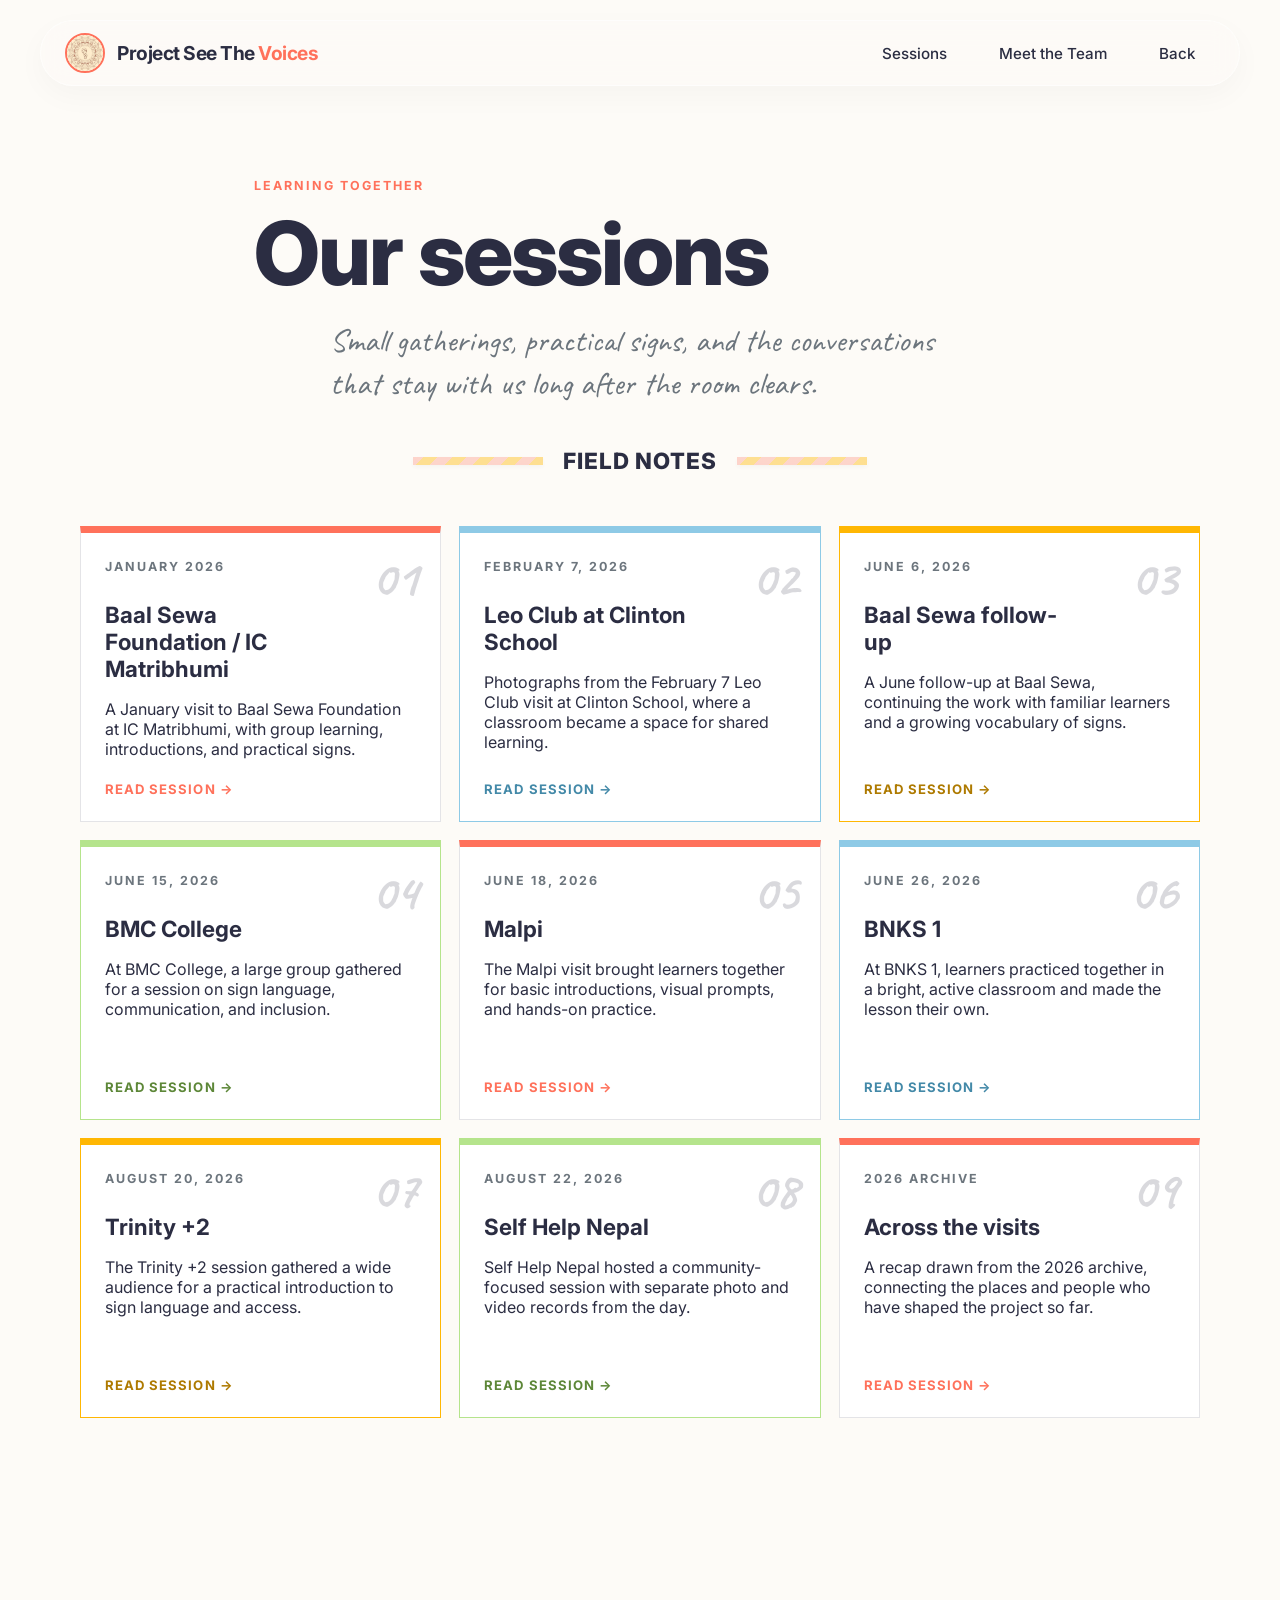
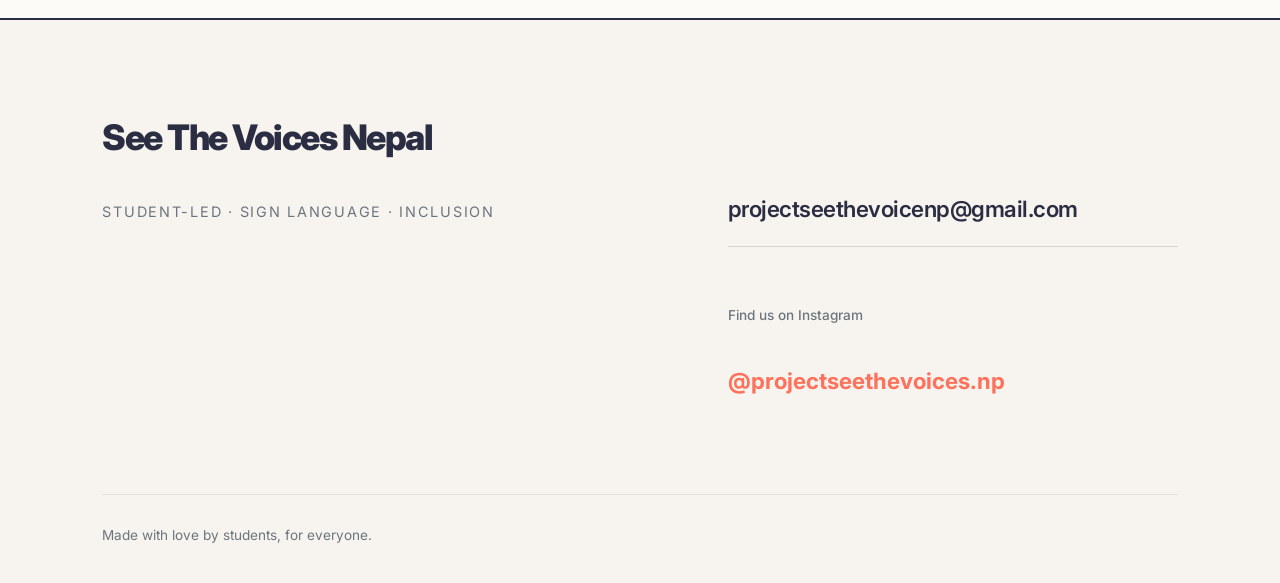
<file: Sections/sessions.html>
﻿<!DOCTYPE html>
<html lang="en">
  <head>
    <meta charset="UTF-8" />
    <meta name="viewport" content="width=device-width, initial-scale=1.0" />
    <title>
      Our Sessions — See The Voices Nepal
    </title>
    <link rel="icon" type="image/png" href="../images/logo.png" />
    <link rel="stylesheet" href="sessions.css" />
    <link href="https://fonts.googleapis.com/css2?family=Caveat:wght@400;600;700&family=Patrick+Hand&family=Inter:wght@300;400;500;600&display=swap" rel="stylesheet" />
  </head>
  <body>
    <nav>
      <a href="../index.html" class="nav-left">
        <img class="nav-logo-img" src="../images/logo.png" alt="See The Voices logo" />
        <div class="nav-logo">
          Project See The
          <span>
            Voices
          </span>
        </div>
      </a>
      <div class="nav-right">
        <a href="./sessions.html" class="nav-team-btn">
          Sessions
        </a>
        <a href="./team.html" class="nav-team-btn">
          Meet the Team
        </a>
        <a href="../index.html" class="nav-team-btn">
          Back
        </a>
      </div>
    </nav>
    <main>
      <header class="sessions-hero">
        <p class="sessions-kicker">
          learning together
        </p>
        <h1>
          Our sessions
        </h1>
        <p class="sessions-intro">
          Small gatherings, practical signs, and the conversations that stay with us long after the room clears.
        </p>
      </header>
      <section class="sessions-section" aria-labelledby="session-notes-title">
        <div class="section-divider">
          <div class="divider-tape">
          </div>
          <h2 class="divider-label" id="session-notes-title">
            field notes
          </h2>
          <div class="divider-tape">
          </div>
        </div>
        <div class="session-grid">
          <a class="session-card session-card-coral" data-session="1" href="session-1.html">
            <span class="session-number">
              01
            </span>
            <p class="session-type">
              February 7, 2026
            </p>
            <h3>
              Leo Club at Clinton School
            </h3>
            <p>
              Photographs from our documented visit with Leo Club at Clinton School.
            </p>
            <span class="session-link">
              Read session
              <span aria-hidden="true">
                &#8594;
              </span>
            </span>
          </a>
          <a class="session-card session-card-blue" data-session="2" href="session-2.html">
            <span class="session-number">
              02
            </span>
            <p class="session-type">
              June 18, 2026
            </p>
            <h3>
              Malpi
            </h3>
            <p>
              Video from our documented visit to Malpi.
            </p>
            <span class="session-link">
              Read session
              <span aria-hidden="true">
                &#8594;
              </span>
            </span>
          </a>
          <a class="session-card session-card-yellow" data-session="3" href="session-3.html">
            <span class="session-number">
              03
            </span>
            <p class="session-type">
              June 26, 2026
            </p>
            <h3>
              BNKS 1
            </h3>
            <p>
              Video from our documented visit to BNKS 1.
            </p>
            <span class="session-link">
              Read session
              <span aria-hidden="true">
                &#8594;
              </span>
            </span>
          </a>
          <a class="session-card session-card-green" data-session="4" href="session-4.html">
            <span class="session-number">
              04
            </span>
            <p class="session-type">
              listen differently
            </p>
            <h3>
              Deaf culture and access
            </h3>
            <p>
              Session details and media are not published yet.
            </p>
            <span class="session-link">
              Read session
              <span aria-hidden="true">
                &#8594;
              </span>
            </span>
          </a>
          <a class="session-card session-card-coral" data-session="5" href="session-5.html">
            <span class="session-number">
              05
            </span>
            <p class="session-type">
              practice room
            </p>
            <h3>
              Learning without fear
            </h3>
            <p>
              Session details and media are not published yet.
            </p>
            <span class="session-link">
              Read session
              <span aria-hidden="true">
                &#8594;
              </span>
            </span>
          </a>
          <a class="session-card session-card-blue" data-session="6" href="session-6.html">
            <span class="session-number">
              06
            </span>
            <p class="session-type">
              take it with you
            </p>
            <h3>
              Signs that keep going
            </h3>
            <p>
              Session details and media are not published yet.
            </p>
            <span class="session-link">
              Read session
              <span aria-hidden="true">
                &#8594;
              </span>
            </span>
          </a>
          <a class="session-card session-card-yellow" data-session="7" href="session-7.html">
            <span class="session-number">
              07
            </span>
            <p class="session-type">
              new voices
            </p>
            <h3>
              A room that listens
            </h3>
            <p>
              Session details and media are not published yet.
            </p>
            <span class="session-link">
              Read session
              <span aria-hidden="true">
                &#8594;
              </span>
            </span>
          </a>
          <a class="session-card session-card-green" data-session="8" href="session-8.html">
            <span class="session-number">
              08
            </span>
            <p class="session-type">
              small gestures
            </p>
            <h3>
              Access in action
            </h3>
            <p>
              Session details and media are not published yet.
            </p>
            <span class="session-link">
              Read session
              <span aria-hidden="true">
                &#8594;
              </span>
            </span>
          </a>
          <a class="session-card session-card-coral" data-session="9" href="session-9.html">
            <span class="session-number">
              09
            </span>
            <p class="session-type">
              looking forward
            </p>
            <h3>
              What we carry on
            </h3>
            <p>
              Session details and media are not published yet.
            </p>
            <span class="session-link">
              Read session
              <span aria-hidden="true">
                &#8594;
              </span>
            </span>
          </a>
        </div>
      </section>
    </main>
    <footer id="contact">
      <p class="f-logo">
        See The Voices Nepal
      </p>
      <p>
        Student-Led · Sign Language · Inclusion
      </p>
      <p>
        <a href="mailto:projectseethevoicenp@gmail.com">
          projectseethevoicenp@gmail.com
        </a>
      </p>
      <p class="f-insta-label">
        Find us on Instagram
      </p>
      <a href="https://www.instagram.com/projectseethevoices.np/" target="_blank" rel="noopener noreferrer" class="f-insta">
        @projectseethevoices.np
      </a>
      <p class="f-small">
        Made with love by students, for everyone.
      </p>
    </footer>
  </body>
  <script src="session-gallery.js"></script>
</html>
</file>
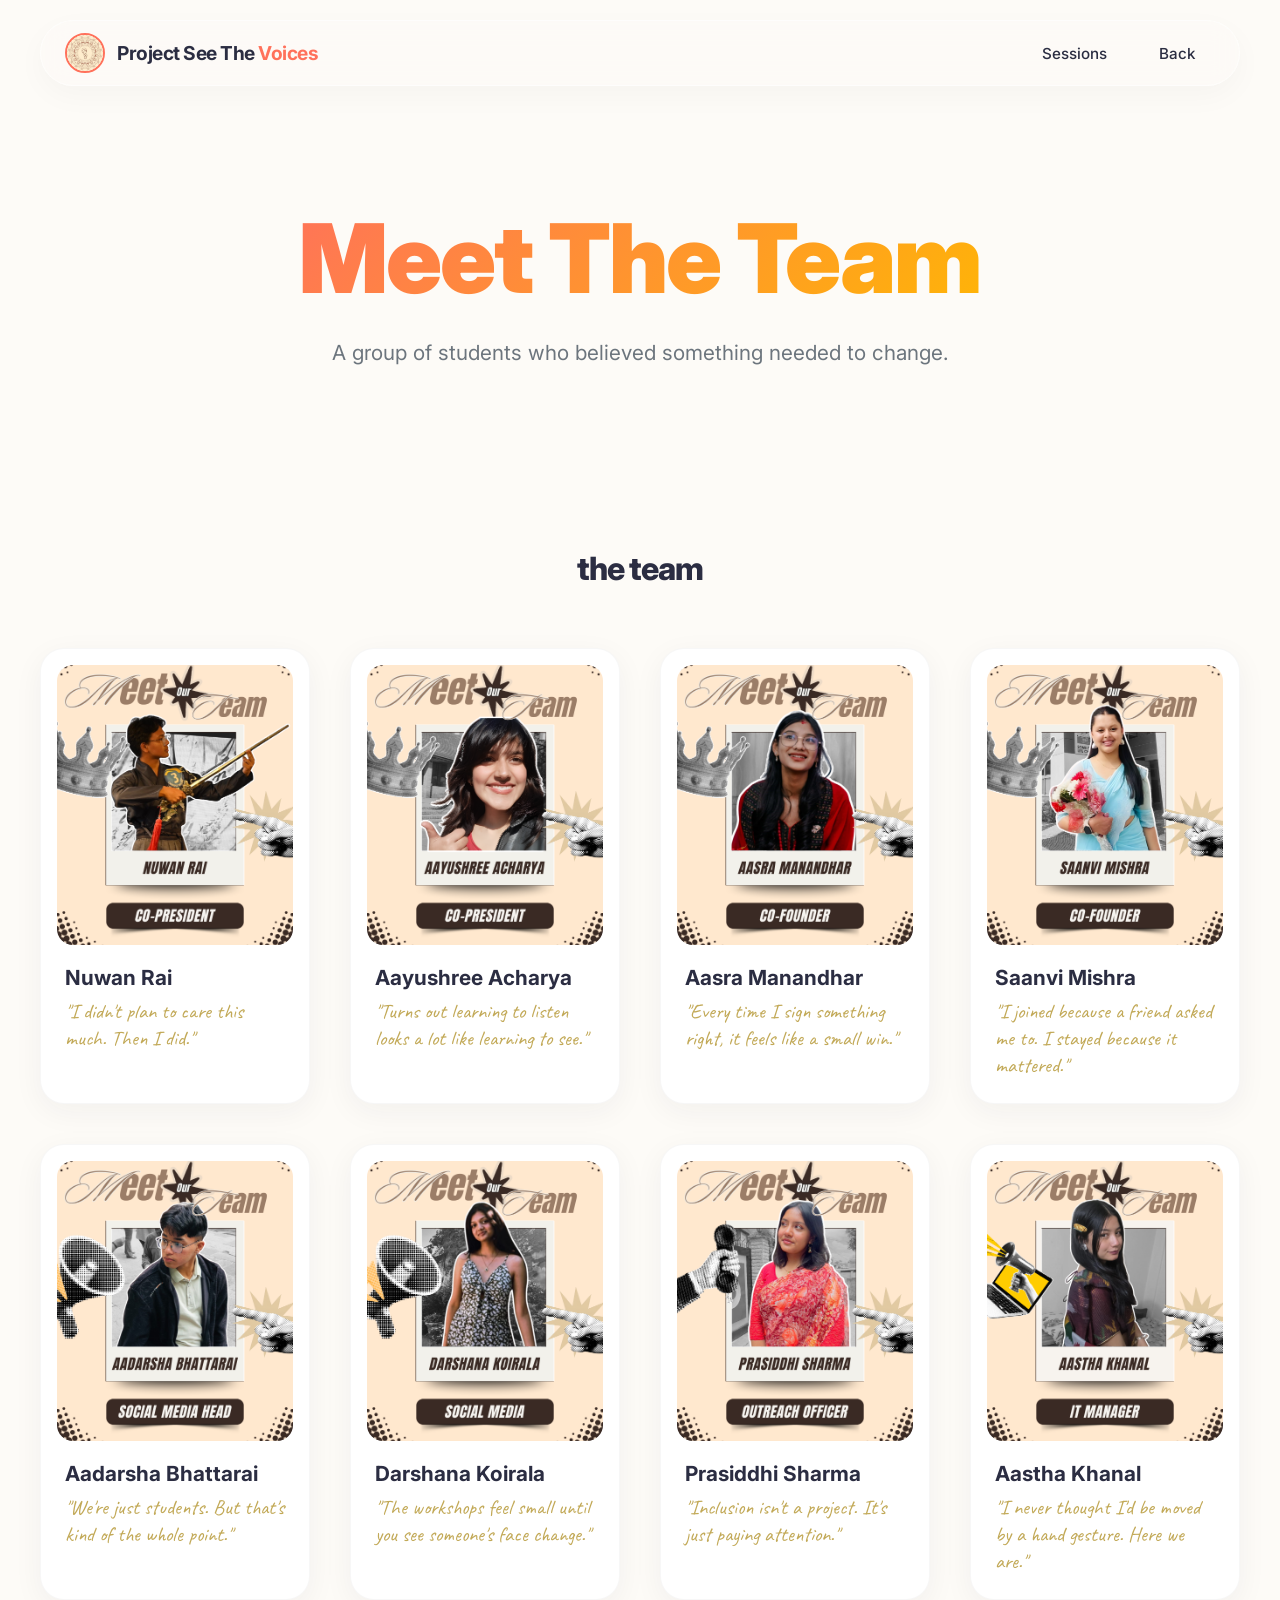
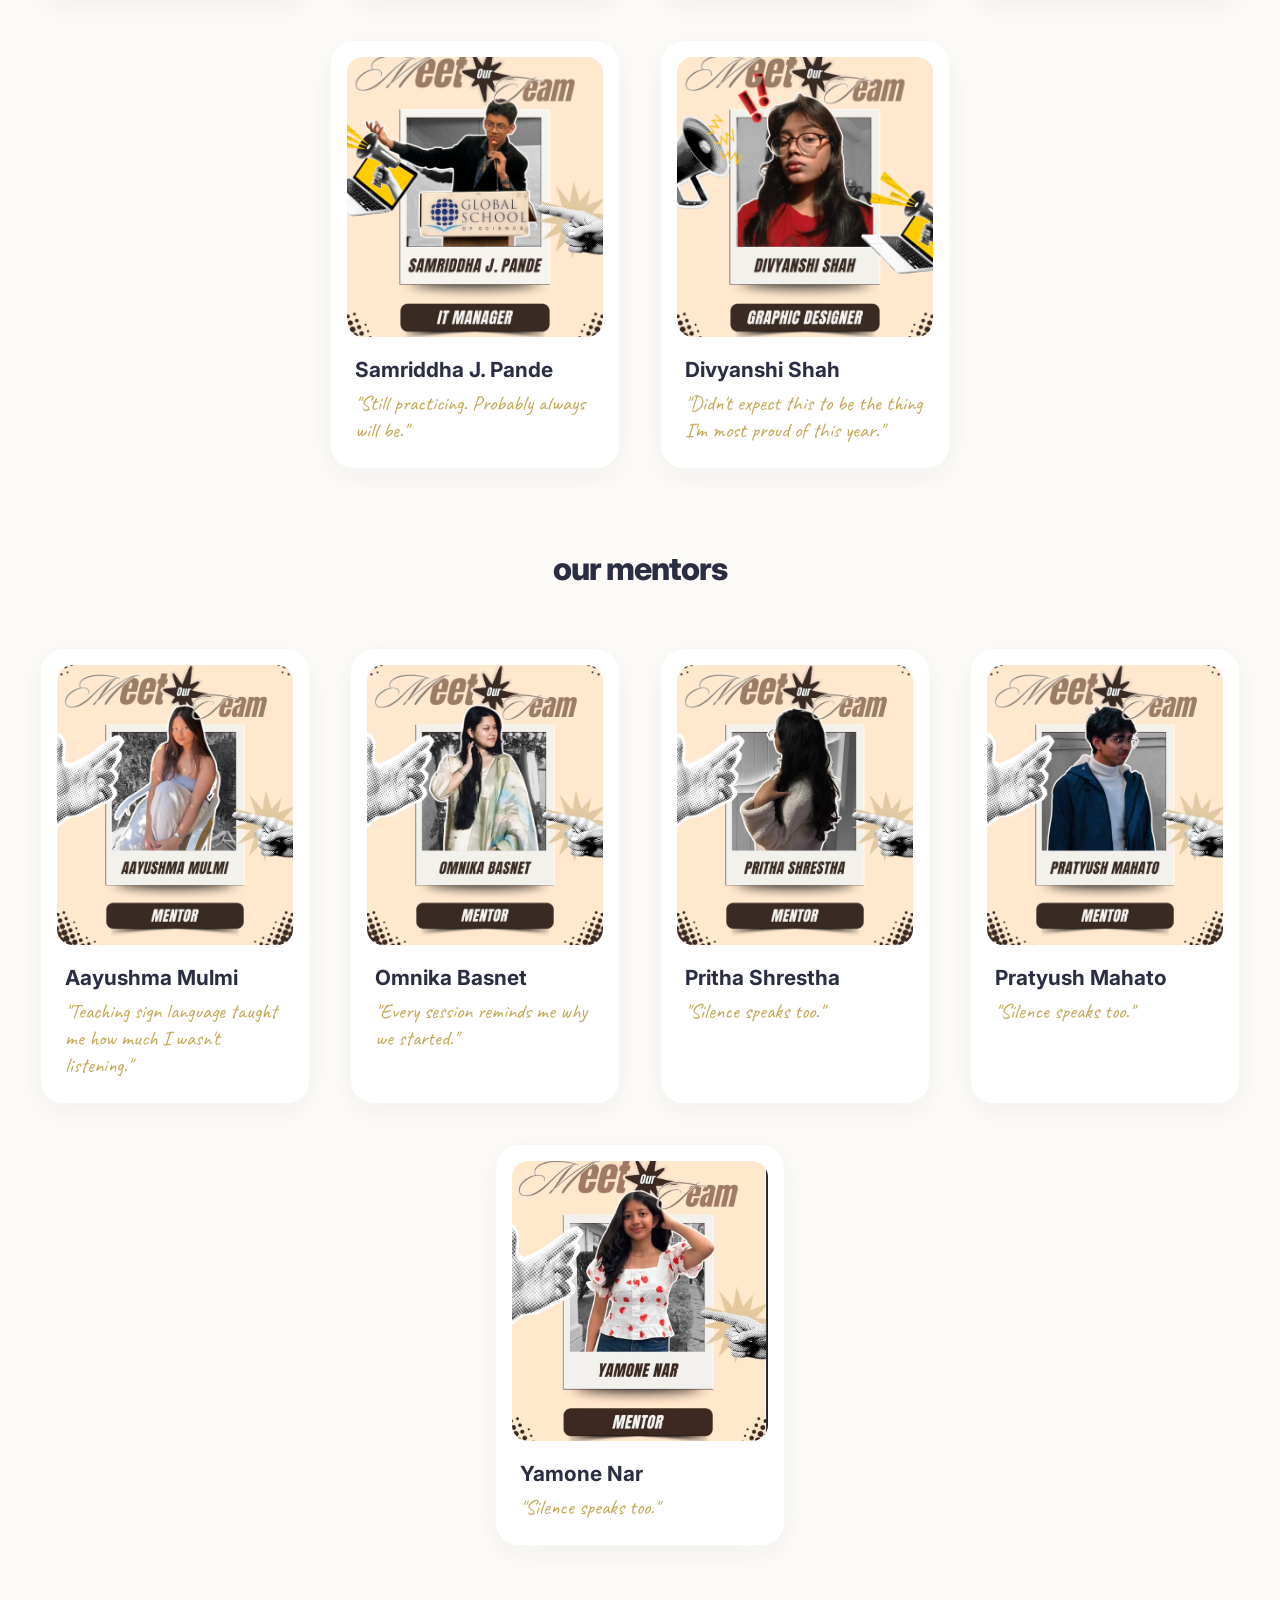
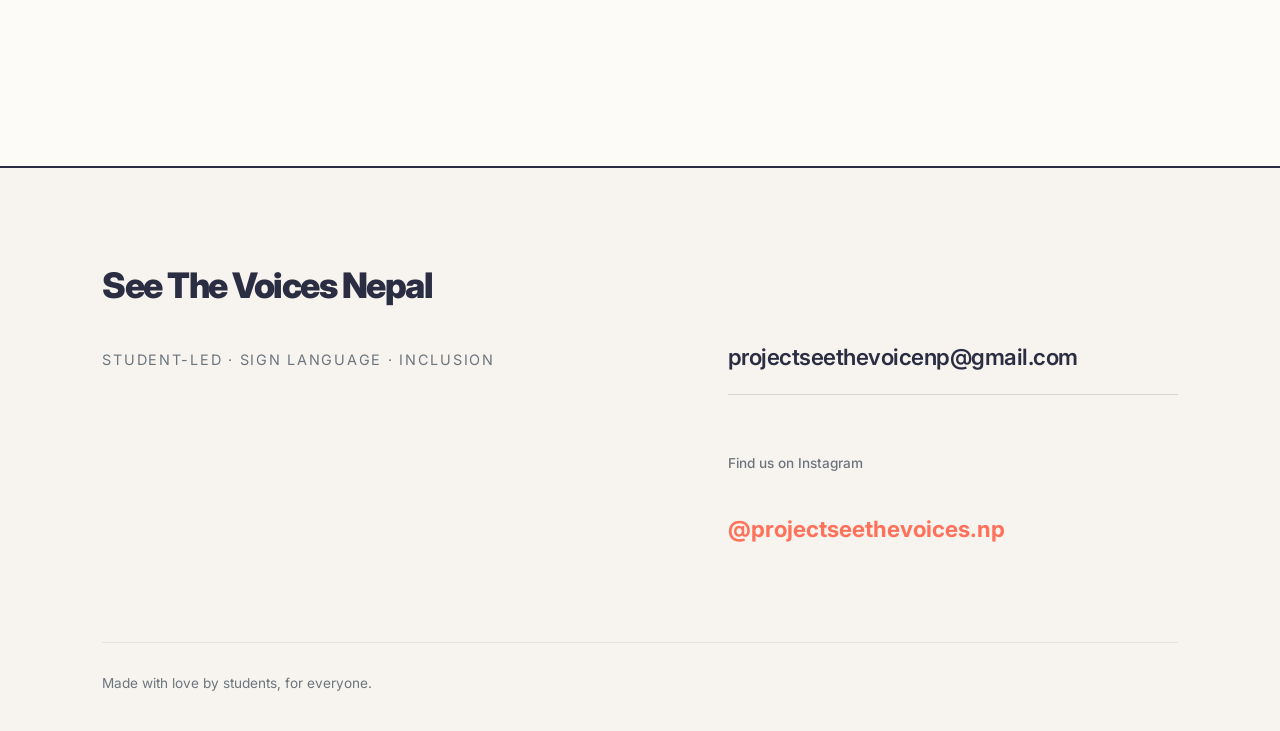
<file: Sections/team.html>
﻿<!DOCTYPE html>
<html lang="en">
  <head>
    <meta charset="UTF-8" />
    <meta name="viewport" content="width=device-width, initial-scale=1.0"/>
    <title>
      Meet The Team — See The Voices Nepal
    </title>
    <link rel="icon" type="image/png" href="../images/logo.png" />
    <link rel="stylesheet" href="team.css" />
    <link href="https://fonts.googleapis.com/css2?family=Caveat:wght@400;600;700&family=Patrick+Hand&family=Inter:wght@300;400;500;600&display=swap" rel="stylesheet"/>
  </head>
  <body>
    <nav>
      <a href="../index.html" class="nav-left">
        <img class="nav-logo-img" src="../images/logo.png">
        <div class="nav-logo">
          Project See The
          <span>
            Voices
          </span>
        </div>
      </a>
      <div class="nav-right">
        <a href="./sessions.html" class="nav-team-btn">
          Sessions
        </a>
        <a href="../index.html" class="nav-team-btn">
          Back
        </a>
      </div>
    </nav>
    <section class="team-hero">
      <div class="tape t1">
      </div>
      <div class="tape t2">
      </div>
      <h1>
        Meet The Team
      </h1>
      <p>
        A group of students who believed something needed to change.
      </p>
    </section>
    <section class="team-section">
      <div class="section-divider">
        <div class="divider-tape">
        </div>
        <div class="divider-label">
          the team
        </div>
        <div class="divider-tape">
        </div>
      </div>
      <div class="team-grid">
        <div class="member-card" style="--r:2deg;">
          <div class="card-tape">
          </div>
          <div class="member-photo">
            <img src="../images/team/Nuwan.png" alt="Nuwan Rai" />
          </div>
          <div class="member-info">
            <h3>
              Nuwan Rai
            </h3>
            <p class="member-quote">
              "I didn't plan to care this much. Then I did."
            </p>
          </div>
        </div>
        <div class="member-card" style="--r:-1deg;">
          <div class="card-tape">
          </div>
          <div class="member-photo">
            <img src="../images/team/Aayushree.png" alt="Aayushree Acharya" />
          </div>
          <div class="member-info">
            <h3>
              Aayushree Acharya
            </h3>
            <p class="member-quote">
              "Turns out learning to listen looks a lot like learning to see."
            </p>
          </div>
        </div>
        <div class="member-card" style="--r:2deg;">
          <div class="card-tape">
          </div>
          <div class="member-photo">
            <img src="../images/team/Aasra.png" alt="Aasra Manandhar" />
          </div>
          <div class="member-info">
            <h3>
              Aasra Manandhar
            </h3>
            <p class="member-quote">
              "Every time I sign something right, it feels like a small win."
            </p>
          </div>
        </div>
        <div class="member-card" style="--r:-2deg;">
          <div class="card-tape">
          </div>
          <div class="member-photo">
            <img src="../images/team/Saanvi.png" alt="Saanvi Mishra" />
          </div>
          <div class="member-info">
            <h3>
              Saanvi Mishra
            </h3>
            <p class="member-quote">
              "I joined because a friend asked me to. I stayed because it mattered."
            </p>
          </div>
        </div>
        <div class="member-card" style="--r:1deg;">
          <div class="card-tape">
          </div>
          <div class="member-photo">
            <img src="../images/team/Aadarsha.png" alt="Aadarsha Bhattarai" />
          </div>
          <div class="member-info">
            <h3>
              Aadarsha Bhattarai
            </h3>
            <p class="member-quote">
              "We're just students. But that's kind of the whole point."
            </p>
          </div>
        </div>
        <div class="member-card" style="--r:-2deg;">
          <div class="card-tape">
          </div>
          <div class="member-photo">
            <img src="../images/team/Darshana.png" alt="Darshana Koirala" />
          </div>
          <div class="member-info">
            <h3>
              Darshana Koirala
            </h3>
            <p class="member-quote">
              "The workshops feel small until you see someone's face change."
            </p>
          </div>
        </div>
        <div class="member-card" style="--r:1deg;">
          <div class="card-tape">
          </div>
          <div class="member-photo">
            <img src="../images/team/Prasiddhi.png" alt="Prasiddhi Sharma" />
          </div>
          <div class="member-info">
            <h3>
              Prasiddhi Sharma
            </h3>
            <p class="member-quote">
              "Inclusion isn't a project. It's just paying attention."
            </p>
          </div>
        </div>
        <div class="member-card" style="--r:-1deg;">
          <div class="card-tape">
          </div>
          <div class="member-photo">
            <img src="../images/team/Aastha.png" alt="Aastha Khanal" />
          </div>
          <div class="member-info">
            <h3>
              Aastha Khanal
            </h3>
            <p class="member-quote">
              "I never thought I'd be moved by a hand gesture. Here we are."
            </p>
          </div>
        </div>
        <div class="member-card" style="--r:-1deg;">
          <div class="card-tape">
          </div>
          <div class="member-photo">
            <img src="../images/team/SMJP.png" alt="Samriddha J. Pande" />
          </div>
          <div class="member-info">
            <h3>
              Samriddha J. Pande
            </h3>
            <p class="member-quote">
              "Still practicing. Probably always will be."
            </p>
          </div>
        </div>
        <div class="member-card" style="--r:2deg;">
          <div class="card-tape">
          </div>
          <div class="member-photo">
            <img src="../images/team/Divyanshi.png" alt="Divyanshi Shah" />
          </div>
          <div class="member-info">
            <h3>
              Divyanshi Shah
            </h3>
            <p class="member-quote">
              "Didn't expect this to be the thing I'm most proud of this year."
            </p>
          </div>
        </div>
      </div>
      <div class="section-divider">
        <div class="divider-tape">
        </div>
        <div class="divider-label">
          our mentors
        </div>
        <div class="divider-tape">
        </div>
      </div>
      <div class="mentor-grid">
        <div class="member-card mentor-card" style="--r:-1deg;">
          <div class="card-tape">
          </div>
          <div class="member-photo">
            <img src="../images/team/Aayushma.png" alt="Aayushma Mulmi" />
          </div>
          <div class="member-info">
            <h3>
              Aayushma Mulmi
            </h3>
            <p class="member-quote">
              "Teaching sign language taught me how much I wasn't listening."
            </p>
          </div>
        </div>
        <div class="member-card mentor-card" style="--r:2deg;">
          <div class="card-tape">
          </div>
          <div class="member-photo">
            <img src="../images/team/Omnika.png" alt="Omnika Basnet" />
          </div>
          <div class="member-info">
            <h3>
              Omnika Basnet
            </h3>
            <p class="member-quote">
              "Every session reminds me why we started."
            </p>
          </div>
        </div>
        <div class="member-card mentor-card" style="--r:1deg;">
          <div class="card-tape">
          </div>
          <div class="member-photo">
            <img src="../images/team/Pritha.png" alt="Pritha Shrestha" />
          </div>
          <div class="member-info">
            <h3>
              Pritha Shrestha
            </h3>
            <p class="member-quote">
              "Silence speaks too."
            </p>
          </div>
        </div>
        <div class="member-card mentor-card" style="--r:-1deg;">
          <div class="card-tape">
          </div>
          <div class="member-photo">
            <img src="../images/team/Pratyush.png" alt="Pratyush Mahato" />
          </div>
          <div class="member-info">
            <h3>
              Pratyush Mahato
            </h3>
            <p class="member-quote">
              "Silence speaks too."
            </p>
          </div>
        </div>
        <div class="member-card mentor-card" style="--r:-2deg;">
          <div class="card-tape">
          </div>
          <div class="member-photo">
            <img src="../images/team/Neha.png" alt="Yamone Nar" />
          </div>
          <div class="member-info">
            <h3>
              Yamone Nar
            </h3>
            <p class="member-quote">
              "Silence speaks too."
            </p>
          </div>
        </div>
      </div>
    </section>
    <footer>
      <p class="f-logo">
        See The Voices Nepal
      </p>
      <p>
        Student-Led · Sign Language · Inclusion
      </p>
      <p>
        projectseethevoicenp@gmail.com
      </p>
      <p class="f-insta-label">
        Find us on Instagram
      </p>
      <a href="https://www.instagram.com/projectseethevoices.np/" target="_blank" class="f-insta">
        @projectseethevoices.np
      </a>
      <p class="f-small">
        Made with love by students, for everyone.
      </p>
    </footer>
  </body>
</html>
</file>
<file: style.css>
@import url('./global.css');

/* ========== HERO / ABOUT SECTION ========== */
.about-section {
  padding: 80px 24px 120px;
  position: relative;
  overflow: hidden;
}

.about-inner {
  max-width: 1100px;
  margin: 0 auto;
}

.about-header {
  text-align: center;
  margin-bottom: 60px;
}

.about-label {
  display: inline-block;
  font-family: 'Inter', sans-serif;
  font-weight: 700;
  font-size: 0.85rem;
  text-transform: uppercase;
  letter-spacing: 0.15em;
  color: var(--accent-coral);
  background: rgba(255, 113, 91, 0.08);
  padding: 8px 18px;
  border-radius: 50px;
  margin-bottom: 20px;
}

/* The magnificent opening lines */
.about-header h2 {
  font-family: 'Inter', sans-serif;
  font-size: clamp(2.4rem, 5vw, 4rem);
  font-weight: 800;
  color: var(--text-main);
  line-height: 1.2;
  max-width: 850px;
  margin: 0 auto;
  letter-spacing: -1.5px;
}

/* ========== STRATEGIC 2-COLUMN LAYOUT ========== */
.about-content-wrapper {
  display: grid;
  grid-template-columns: 1fr 1.1fr;
  gap: 60px;
  align-items: center;
  margin-top: 40px;
}

/* Clean, Non-Destructive Organic Image Styling */
.about-image img {
  width: 100%;
  height: 100%;
  object-fit: cover;
  transition: transform 0.4s ease;
}

/* Smooth, controlled wavy animations (Not too abstract) */
@keyframes softWaveOne {
  0% { border-radius: 42% 58% 70% 30% / 45% 45% 55% 55%; }
  100% { border-radius: 70% 30% 52% 48% / 60% 40% 60% 40%; }
}

@keyframes softWaveTwo {
  0% { border-radius: 50% 50% 35% 65% / 50% 55% 45% 50%; }
  100% { border-radius: 40% 60% 60% 40% / 55% 45% 55% 45%; }
}

/* Image 2 (Base background layer on the left) */
.about-image-2 {
  grid-column: 1;
  grid-row: 1;
  width: 85%;
  aspect-ratio: 4/3;
  overflow: hidden;
  box-shadow: var(--shadow-soft);
  animation: softWaveOne 8s ease-in-out infinite alternate;
  z-index: 1;
  justify-self: start;
}

/* Image 3 (Foreground overlapping layer on the left) */
.about-image-3 {
  grid-column: 1;
  grid-row: 1;
  width: 70%;
  aspect-ratio: 1/1;
  overflow: hidden;
  box-shadow: 0 15px 35px rgba(30, 31, 36, 0.08);
  animation: softWaveTwo 10s ease-in-out infinite alternate-reverse;
  z-index: 2;
  justify-self: end;
  margin-top: 140px; /* Deliberate structural offset */
  border: 6px solid var(--bg-color); /* Separates the overlap cleanly */
}

/* Completely hiding the 3rd image to keep layout immaculate */
.about-image-4 {
  display: none;
}

.about-image:hover img {
  transform: scale(1.04);
}

/* ========== TEXT LAYOUT (RIGHT COLUMN) ========== */
.about-essay {
  grid-column: 2;
  grid-row: 1;
}

.about-essay p {
  font-family: 'Inter', sans-serif;
  font-size: 1.1rem;
  line-height: 1.75;
  color: var(--text-muted);
  margin-bottom: 24px;
}

/* Highlighting the second impact paragraph */
.about-essay p:nth-child(2) {
  font-size: 1.25rem;
  font-weight: 500;
  color: var(--text-main);
  line-height: 1.6;
  border-left: 3px solid var(--accent-coral);
  padding-left: 20px;
}

/* ========== BUTTONS ========== */
.about-btns {
  display: flex;
  gap: 16px;
  margin-top: 40px;
}

.btn-outline {
  padding: 14px 28px;
  border-radius: 50px;
  font-family: 'Inter', sans-serif;
  font-weight: 600;
  text-decoration: none;
  font-size: 0.95rem;
  color: var(--text-main);
  background: transparent;
  border: 1px solid rgba(30, 31, 36, 0.15);
  transition: all 0.25s ease;
}

.btn-outline:hover {
  background: var(--text-main);
  color: #fff;
  border-color: var(--text-main);
  transform: translateY(-2px);
  box-shadow: var(--shadow-soft);
}

/* ========== LATEST SESSION NOTES ========== */
.latest-sessions {
  background: #f2eee7;
  padding: 90px 24px 110px;
  position: relative;
}

.latest-sessions-heading {
  margin: 0 auto 44px;
  max-width: 1100px;
}

.latest-sessions-heading h2 {
  color: var(--text-main);
  font-family: 'Inter', sans-serif;
  font-size: clamp(2rem, 4vw, 3.4rem);
  letter-spacing: -1.5px;
  line-height: 1.1;
  margin-bottom: 12px;
}

.latest-sessions-heading > p:last-child {
  color: var(--text-muted);
  font-family: 'Caveat', cursive;
  font-size: 1.45rem;
}

.latest-session-orbit {
  display: grid;
  gap: 22px;
  grid-template-columns: repeat(3, minmax(0, 1fr));
  margin: 0 auto;
  max-width: 1100px;
}

.latest-session {
  align-items: center;
  animation: sessionDrift 6s ease-in-out infinite var(--session-delay, 0s);
  background: var(--bg-color);
  border: 1px solid rgba(43, 45, 66, 0.08);
  color: var(--text-main);
  display: flex;
  gap: 18px;
  min-height: 126px;
  padding: 18px;
  text-decoration: none;
  transition: box-shadow 0.25s ease, transform 0.25s ease;
}

.latest-session:hover {
  animation-play-state: paused;
  box-shadow: var(--shadow-hover);
  transform: translateY(-8px) rotate(-2deg);
}

.latest-session-icon {
  border: 4px solid var(--accent-coral);
  border-radius: 50%;
  flex: 0 0 78px;
  height: 78px;
  overflow: hidden;
  transform: rotate(-5deg);
}

.latest-session-two .latest-session-icon { border-color: var(--accent-blue); transform: rotate(5deg); }
.latest-session-three .latest-session-icon { border-color: var(--accent-yellow); transform: rotate(-3deg); }

.latest-session-icon img { height: 100%; object-fit: cover; width: 100%; }
.latest-session small { color: var(--text-muted); display: block; font-size: 0.7rem; letter-spacing: 0.12em; margin-bottom: 7px; text-transform: uppercase; }
.latest-session strong { display: block; font-family: 'Inter', sans-serif; font-size: 1.05rem; line-height: 1.25; }

@keyframes sessionDrift {
  0%, 100% { transform: translateY(0) rotate(0deg); }
  50% { transform: translateY(-9px) rotate(1deg); }
}

.latest-sessions-all {
  color: var(--text-main);
  display: block;
  font-size: 0.9rem;
  font-weight: 700;
  margin: 36px auto 0;
  max-width: 1100px;
  text-decoration: none;
}

.latest-sessions-all:hover { color: var(--accent-coral); }

@media (max-width: 768px) {
  .about-section { padding: 56px 20px 78px; }
  .about-header { margin-bottom: 38px; }
  .about-content-wrapper { display: flex; flex-direction: column; gap: 30px; margin-top: 0; }
  .about-image-2, .about-image-3 { flex: none; margin: 0; width: 100%; }
  .about-image-2 { align-self: flex-start; max-width: 460px; }
  .about-image-3 { align-self: flex-end; border-width: 4px; max-width: 300px; }
  .about-essay { order: 3; }
  .about-essay p { font-size: 1rem; }
  .about-essay p:nth-child(2) { font-size: 1.1rem; }
  .about-btns { flex-wrap: wrap; margin-top: 30px; }
  .latest-session-orbit { grid-template-columns: 1fr; max-width: 560px; }
  .latest-sessions { padding: 70px 20px 80px; }
}
</file>
<file: Sections/session-detail.css>
@import url('../global.css');

.session-detail {
  max-width: 1120px;
  margin: 0 auto;
  padding: 62px 24px 100px;
}

.session-detail-back { color: var(--text-muted); display: inline-block; font-size: 0.85rem; font-weight: 700; margin-bottom: 42px; text-decoration: none; }
.session-detail-back:hover { color: var(--accent-coral); }
.session-detail-header { display: grid; gap: 48px; grid-template-columns: 1.05fr 0.95fr; align-items: center; }
.session-detail-kicker { color: var(--accent-coral); font-size: 0.78rem; font-weight: 700; letter-spacing: 0.16em; margin-bottom: 18px; text-transform: uppercase; }
.session-detail h1 { color: var(--text-main); font-family: 'Inter', sans-serif; font-size: clamp(2.6rem, 6vw, 5.2rem); letter-spacing: -2px; line-height: 1.02; margin-bottom: 20px; }
.session-detail-lede { color: var(--text-muted); font-family: 'Caveat', cursive; font-size: 1.75rem; line-height: 1.3; max-width: 520px; }
.session-detail-image { aspect-ratio: 4 / 3; background: #e8e1d7; border: 10px solid #fff; box-shadow: 12px 14px 0 rgba(255, 183, 3, 0.42), var(--shadow-soft); overflow: hidden; transform: rotate(2deg); }
.session-detail-image img { height: 100%; object-fit: cover; width: 100%; }
.session-detail-image video { height: 100%; object-fit: cover; width: 100%; }
.session-media-pending { align-items: center; color: var(--text-muted); display: flex; font-family: 'Caveat', cursive; font-size: 2rem; justify-content: center; padding: 24px; text-align: center; }
.session-detail-image .session-gallery-item { height: 100%; width: 100%; }
.session-gallery { margin-top: 76px; }
.session-gallery h2 { color: var(--text-main); font-family: 'Caveat', cursive; font-size: 2.2rem; font-weight: 600; margin-bottom: 22px; }
.session-gallery-grid { display: grid; gap: 16px; grid-template-columns: repeat(4, 1fr); }
.session-gallery-item { aspect-ratio: 4 / 3; background: #e8e1d7; border: 5px solid #fff; box-shadow: var(--shadow-soft); margin: 0; overflow: hidden; }
.session-gallery-item img, .session-gallery-item video { height: 100%; object-fit: cover; width: 100%; }
.session-gallery-item:nth-child(3n + 1) { transform: rotate(-1deg); }
.session-gallery-item:nth-child(3n + 2) { transform: rotate(1deg); }
.session-detail-copy { display: grid; gap: 44px; grid-template-columns: 1.2fr 0.8fr; margin-top: 92px; }
.session-detail-copy p { color: var(--text-muted); font-size: 1.05rem; line-height: 1.8; }
.session-detail-copy p:first-child { border-left: 4px solid var(--accent-coral); color: var(--text-main); font-size: 1.25rem; padding-left: 22px; }
.session-detail-fact { border-top: 2px solid var(--text-main); padding-top: 18px; }
.session-detail-fact span { color: var(--text-muted); display: block; font-size: 0.72rem; font-weight: 700; letter-spacing: 0.14em; margin-bottom: 8px; text-transform: uppercase; }
.session-detail-fact strong { color: var(--text-main); font-family: 'Caveat', cursive; font-size: 1.7rem; font-weight: 600; }
.session-detail-next { border-top: 1px solid rgba(43, 45, 66, 0.14); display: flex; justify-content: space-between; margin-top: 90px; padding-top: 24px; }
.session-detail-next a { color: var(--text-main); font-weight: 700; text-decoration: none; }
.session-detail-next a:hover { color: var(--accent-coral); }

@media (max-width: 700px) {
  .session-detail { padding: 42px 20px 70px; }
  .session-detail-header, .session-detail-copy { grid-template-columns: 1fr; }
  .session-detail-image { max-width: 540px; width: 92%; }
  .session-gallery-grid { grid-template-columns: repeat(2, 1fr); }
  .session-detail-copy { gap: 28px; margin-top: 62px; }
  .session-detail-next { margin-top: 62px; }
}
</file>
<file: Sections/sessions.css>
@import url('../global.css');

/* ========== SESSIONS HERO ========== */
.sessions-hero {
  max-width: 820px;
  margin: 0 auto;
  padding: 72px 24px 42px;
  text-align: left;
}

.sessions-kicker, .session-type {
  color: var(--accent-coral);
  font-family: 'Inter', sans-serif;
  font-size: 0.78rem;
  font-weight: 700;
  letter-spacing: 0.16em;
  text-transform: uppercase;
}

.sessions-kicker { margin-bottom: 16px; }

.sessions-hero h1 {
  color: var(--text-main);
  font-family: 'Inter', sans-serif;
  font-size: clamp(3rem, 8vw, 5.5rem);
  font-weight: 800;
  letter-spacing: -2px;
  line-height: 1;
  margin-bottom: 22px;
}

.sessions-intro {
  color: var(--text-muted);
  font-family: 'Caveat', cursive;
  font-size: clamp(1.5rem, 3vw, 2rem);
  line-height: 1.35;
  margin: 0 auto;
  max-width: 620px;
}

/* ========== SESSION NOTES ========== */
.sessions-section {
  padding: 0 24px 80px;
}

.section-divider {
  align-items: center;
  display: flex;
  gap: 20px;
  justify-content: center;
  margin: 0 auto 52px;
  max-width: 800px;
}

.divider-tape {
  display: block;
  height: 8px;
  max-width: 130px;
  opacity: 0.7;
  width: 18%;
}

.divider-label {
  color: var(--text-main);
  font-family: 'Inter', sans-serif;
  font-size: 1.4rem;
  font-weight: 800;
  letter-spacing: 0.04em;
  text-transform: uppercase;
}

.session-grid {
  display: grid;
  gap: 18px;
  grid-template-columns: repeat(3, minmax(0, 1fr));
  margin: 0 auto;
  max-width: 1120px;
}

.session-card {
  overflow: hidden;
  position: relative;
  background: #fff;
  border: 1px solid rgba(43, 45, 66, 0.12);
  border-top: 7px solid var(--accent-coral);
  color: inherit;
  display: flex;
  flex-direction: column;
  text-decoration: none;
  box-shadow: none;
  min-height: 280px;
  padding: 26px 24px 24px;
  position: relative;
  transition: box-shadow 0.25s ease, transform 0.25s ease;
}

.session-card:hover {
  background: #fffaf3;
  box-shadow: 8px 8px 0 rgba(43, 45, 66, 0.08);
  transform: translateY(-4px);
}

.session-card-blue { border-color: var(--accent-blue); }
.session-card-yellow { border-color: var(--accent-yellow); }
.session-card-green { border-color: var(--accent-green); }

.session-number {
  color: rgba(43, 45, 66, 0.18);
  font-family: 'Caveat', cursive;
  font-size: 3.2rem;
  font-weight: 700;
  line-height: 1;
  position: absolute;
  right: 22px;
  top: 20px;
}

.session-type { color: var(--text-muted); margin-bottom: 28px; }

.session-card h3 {
  color: var(--text-main);
  font-family: 'Inter', sans-serif;
  font-size: 1.4rem;
  line-height: 1.2;
  margin-bottom: 16px;
  max-width: 210px;
}

.session-card > p:last-child {
  color: var(--text-muted);
  font-size: 0.98rem;
  line-height: 1.7;
  max-width: 290px;
}

footer > p:nth-of-type(3) a {
  color: inherit;
  text-decoration: none;
}

footer > p:nth-of-type(3) a:hover {
  color: var(--accent-coral);
}

@media (max-width: 780px) {
  nav { flex-wrap: wrap; justify-content: center; }
  .nav-right { justify-content: center; flex-wrap: wrap; width: 100%; }
  .session-grid { grid-template-columns: repeat(2, minmax(0, 1fr)); }
}

@media (max-width: 520px) {
  .sessions-hero { padding: 48px 18px 34px; }
  .sessions-section { padding: 0 18px 50px; }
  .session-grid { grid-template-columns: 1fr; gap: 20px; }
  .session-card { min-height: 220px; padding: 24px 20px 22px; }
  .divider-label { font-size: 1.1rem; }
}

.session-link {
  color: var(--accent-coral);
  font-size: 0.82rem;
  font-weight: 700;
  letter-spacing: 0.08em;
  margin-top: auto;
  padding-top: 22px;
  text-transform: uppercase;
}

.session-card-blue .session-link { color: #4389a8; }
.session-card-yellow .session-link { color: #ae7a00; }
.session-card-green .session-link { color: #5d8738; }
</file>
<file: Sections/team.css>
@import url('../global.css');

/* ========== TEAM HERO (FIXED) ========== */
.team-hero {
  padding: 100px 24px 60px;
  text-align: center;
  position: relative;
  max-width: 800px;
  margin: 0 auto;
}

.team-badge {
  display: inline-block;
  font-family: 'Inter', sans-serif;
  font-weight: 700;
  font-size: 0.9rem;
  text-transform: uppercase;
  letter-spacing: 0.15em;
  color: var(--accent-blue);
  background: rgba(142, 202, 230, 0.15);
  padding: 8px 20px;
  border-radius: 50px;
  margin-bottom: 20px;
}

.team-hero h1 {
  font-family: 'Inter', sans-serif;
  font-size: clamp(3.5rem, 8vw, 6rem);
  font-weight: 900;
  line-height: 1.1;
  letter-spacing: -2px;
  margin-bottom: 24px;
  background: linear-gradient(135deg, var(--accent-coral) 0%, var(--accent-yellow) 100%);
  -webkit-background-clip: text;
  -webkit-text-fill-color: transparent;
}

.team-hero p {
  font-family: 'Inter', sans-serif;
  font-size: 1.3rem;
  color: var(--text-muted);
  line-height: 1.6;
}

/* ========== TEAM FLEX GRID (CENTERS LEFTOVERS) ========== */
.team-section {
  padding: 40px 24px 100px;
}

.team-grid, .mentor-grid {
  display: flex;
  flex-wrap: wrap;
  justify-content: center; /* Centers items on the final row perfectly */
  gap: 40px;
  max-width: 1200px;
  margin: 0 auto;
}

/* Modern Card Design */
.member-card {
  background: #fff;
  border-radius: 24px;
  padding: 16px;
  box-shadow: var(--shadow-soft);
  position: relative;
  transition: all 0.3s ease;
  border: 1px solid rgba(0,0,0,0.03);
  text-align: left;
  
  /* Flexbox parameters equivalent to minmax layout values */
  flex: 1 1 260px;
  max-width: 290px; /* Restricts leftover single cards from stretching too wide */
}

.member-card:hover {
  transform: translateY(-10px);
  box-shadow: var(--shadow-hover);
  border-color: rgba(255, 113, 91, 0.2);
}

/* Clean up old tape for a cleaner look */
.card-tape { display: none; }

.member-photo {
  width: 100%;
  height: 280px;
  border-radius: 16px;
  overflow: hidden;
  margin-bottom: 20px;
  position: relative;
}

.member-photo::after {
  content: '';
  position: absolute;
  inset: 0;
  background: linear-gradient(0deg, rgba(43,45,66,0.4) 0%, rgba(255,255,255,0) 50%);
  opacity: 0;
  transition: opacity 0.3s;
}

.member-card:hover .member-photo::after {
  opacity: 1;
}

.member-photo img {
  width: 100%;
  height: 100%;
  object-fit: cover;
  transition: transform 0.5s ease;
}

.member-card:hover .member-photo img {
  transform: scale(1.08);
}

.member-info {
  padding: 0 8px 8px;
}

.member-info h3 {
  font-family: 'Inter', sans-serif;
  font-size: 1.3rem;
  font-weight: 700;
  color: var(--text-main);
  margin-bottom: 8px;
}

.member-quote {
  font-family: 'Caveat', cursive;
  font-size: 1.3rem;
  color: rgb(194, 169, 87);
  line-height: 1.3;
}

/* ========== DIVIDERS ========== */
.section-divider {
  display: flex;
  align-items: center;
  justify-content: center;
  gap: 20px;
  padding: 80px 0 60px;
  max-width: 800px;
  margin: 0 auto;
}

.divider-tape { display: none; }

.divider-label {
  font-family: 'Inter', sans-serif;
  font-size: 2rem;
  font-weight: 800;
  color: var(--text-main);
  letter-spacing: -1px;
  position: relative;
}

.divider-label::before {
  content: '';
  position: absolute;
  bottom: 5px;
  left: -10px;
  right: -10px;
  height: 12px;
  background: rgba(181, 228, 140, 0.4);
  z-index: -1;
  border-radius: 4px;
}

/* ========== RESPONSIVE ========== */
@media (max-width: 768px) {
  .team-grid, .mentor-grid {
    gap: 24px;
  }
  .member-card {
    flex: 1 1 220px;
    max-width: 250px;
  }
  .member-photo { height: 240px; }
  .team-hero { padding: 60px 16px 40px; }
}

@media (max-width: 480px) {
  .member-card {
    flex: 1 1 100%;
    max-width: 100%; /* Allows full width crisp scaling on narrow mobile displays */
  }
}
</file>
